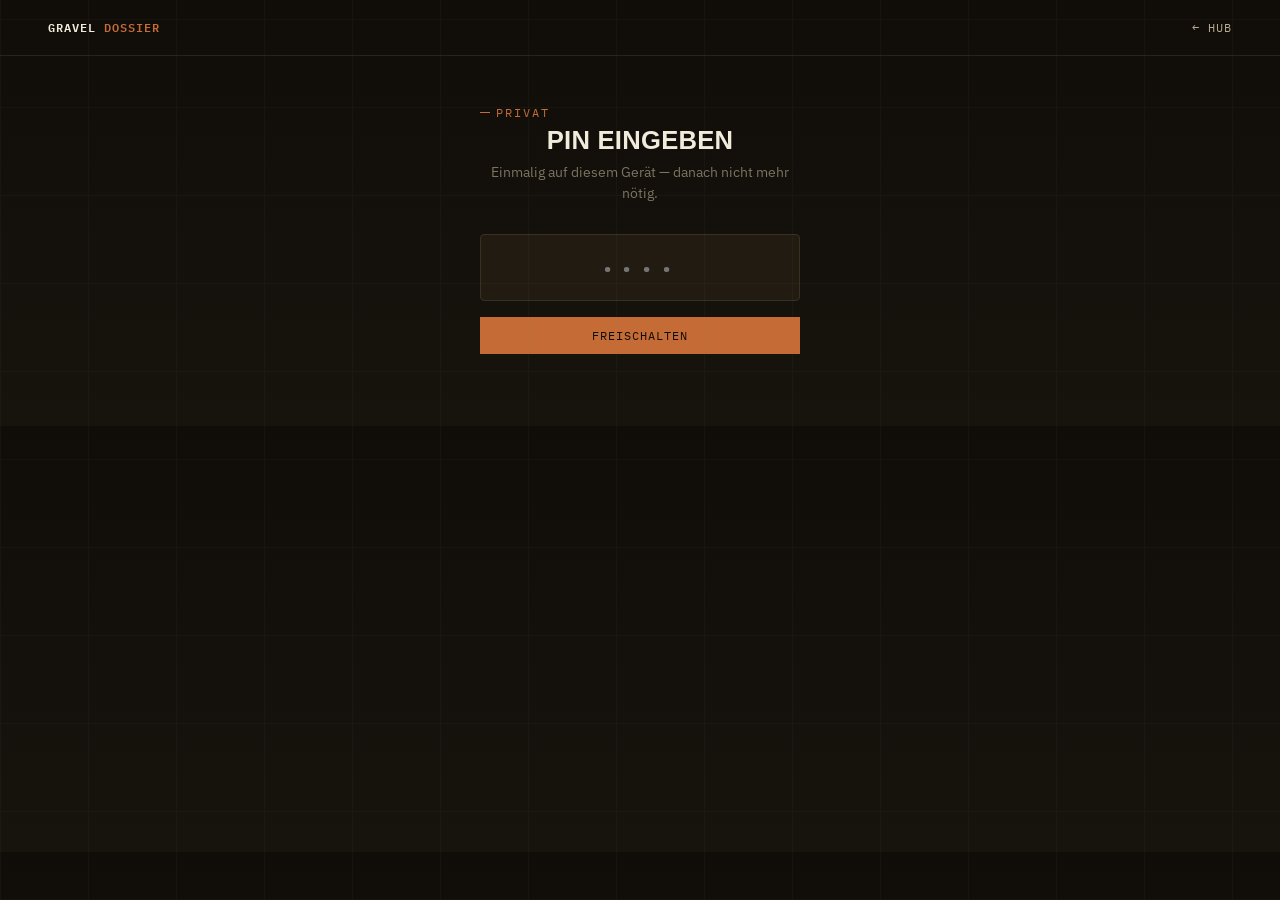
<file: upload.html>
<!doctype html>
<html lang="de">
<head>
<meta charset="UTF-8">
<meta name="viewport" content="width=device-width, initial-scale=1.0">
<title>Bild-Upload — Gravel Dossier</title>
<meta name="robots" content="noindex">
<link rel="icon" href="data:image/svg+xml,<svg xmlns=%22http://www.w3.org/2000/svg%22 viewBox=%220 0 100 100%22><rect width=%22100%22 height=%22100%22 fill=%22%23100D09%22/><path d=%22M10 70 L35 30 L55 55 L70 20 L90 70 Z%22 stroke=%22%23E7B23D%22 stroke-width=%226%22 fill=%22none%22 stroke-linejoin=%22round%22/></svg>">
<link rel="stylesheet" href="shared.css">
<style>
  .upload-shell{ max-width:480px; margin:0 auto; padding:2.4rem var(--edge) 4rem; }
  .drop{
    border:1px dashed var(--line); padding:2.4rem 1.4rem; text-align:center;
    display:flex; flex-direction:column; align-items:center; gap:.9rem;
  }
  .drop input[type=file]{ display:none; }
  .drop-label{
    font-family:var(--font-mono); font-size:.78rem; letter-spacing:.08em; text-transform:uppercase;
    color:var(--text-faint);
  }
  select{
    width:100%; background:var(--panel-2); color:var(--text); border:1px solid var(--line);
    font-family:var(--font-mono); font-size:.85rem; padding:.7em .8em; margin-bottom:1.2rem;
  }
  #preview{ width:100%; aspect-ratio:4/3; object-fit:cover; display:none; margin-bottom:1rem; border:1px solid var(--line); }
  .status-msg{ font-family:var(--font-mono); font-size:.82rem; margin-top:1rem; min-height:1.4em; }
  .status-msg.ok{ color:var(--ok); }
  .status-msg.err{ color:var(--rust); }
  progress{ width:100%; height:6px; accent-color:var(--tape); margin-top:1rem; display:none; }
  details.setup{ margin-top:3rem; border:1px solid var(--line); padding:1.2rem 1.4rem; }
  details.setup summary{ cursor:pointer; font-family:var(--font-mono); font-size:.8rem; letter-spacing:.06em; text-transform:uppercase; color:var(--text-dim); }
  details.setup ol{ color:var(--text-dim); padding-left:1.2rem; }
  details.setup code{ background:var(--panel-2); padding:.1em .4em; font-family:var(--font-mono); font-size:.85em; }
  #lock-screen{ max-width:320px; margin:3rem auto; text-align:center; }
  #lock-screen input{
    width:100%; background:var(--panel-2); color:var(--text); border:1px solid var(--line);
    font-family:var(--font-mono); font-size:1.4rem; letter-spacing:.3em; text-align:center;
    padding:.8em; margin:1rem 0; border-radius:4px;
  }
  #pin-error{ font-family:var(--font-mono); font-size:.82rem; color:var(--rust); min-height:1.4em; margin-top:.4rem; }
</style>
</head>
<body>

<header class="site-header">
  <a class="brand" href="index.html">GRAVEL <span>DOSSIER</span></a>
  <nav><a href="index.html">← Hub</a></nav>
</header>

<div id="lock-screen">
  <div class="eyebrow">Privat</div>
  <h1 style="font-size:1.6rem; margin-top:.4rem;">PIN eingeben</h1>
  <p style="font-size:.85rem; color:var(--text-faint);">Einmalig auf diesem Gerät — danach nicht mehr nötig.</p>
  <input type="password" id="pin-input" inputmode="numeric" pattern="[0-9]*" maxlength="6" autocomplete="off" placeholder="••••">
  <button class="btn primary" id="pin-submit" style="width:100%; justify-content:center;">Freischalten</button>
  <div id="pin-error"></div>
</div>

<div class="upload-shell" id="upload-content" hidden>
  <div class="eyebrow">Nur für mich</div>
  <h1 style="font-size:2.1rem; margin-top:.4rem;">Foto hochladen</h1>
  <p>Rennen wählen, Foto machen oder aus der Galerie wählen — es erscheint automatisch auf der jeweiligen Renn-Seite.</p>

  <form id="upload-form">
    <select id="race-select">
      <option value="badlands2026">Badlands 2026</option>
      <option value="veneto2026gravel">Veneto Gravel 2026</option>
    </select>

    <label class="drop" for="file-input">
      <img id="preview" alt="Vorschau">
      <span id="drop-text">📷 Antippen zur Bildauswahl</span>
      <span class="drop-label" id="file-name">Kein Bild gewählt</span>
      <input type="file" id="file-input" accept="image/*">
    </label>

    <button type="submit" class="btn primary" style="width:100%; margin-top:1.4rem; justify-content:center;" id="submit-btn" disabled>Hochladen</button>
    <progress id="progress" max="100" value="0"></progress>
    <div class="status-msg" id="status-msg"></div>
  </form>

  <details class="setup">
    <summary>⚙️ Setup (einmalig, nur für dich)</summary>
    <ol>
      <li>✓ Cloudinary-Account, Cloud-Name <code>c53b7kse</code> und unsigned Preset <code>gravel_live</code> sind schon eingerichtet.</li>
      <li>✓ Die Einstellung, die getaggte Bilderlisten öffentlich per JSON abrufbar macht ("Resource list"), ist aktiviert — bei dir zu finden über Settings → Security, wenn auch mit aktuell anderer Bezeichnung als in der Cloudinary-Doku.</li>
      <li>Fertig — jedes hochgeladene Foto erscheint automatisch in der passenden Galerie (Abfrage alle 5 Minuten).</li>
    </ol>
    <p style="font-size:.85rem;">Kostenloses Kontingent reicht für ein mehrtägiges Rennen mit vielen Handyfotos problemlos aus. Bilder werden vor dem Hochladen automatisch verkleinert/komprimiert.</p>
  </details>

  <p style="margin-top:2rem; font-size:.85rem; color:var(--text-faint);">Alternative ohne diese Seite: ein gemeinsames <em>Google Fotos-Album mit „automatisch hinzufügen“</em> funktioniert genauso als Fallback, wenn mal kein Empfang für den Upload hier ist — einfach beide parallel nutzen.</p>
</div>

<script>
  // Einfache PIN-Sperre — keine echte Sicherheit, nur um Zufallsbesucher fernzuhalten.
  // PIN unten ändern. Nach einmaliger Eingabe merkt sich der Browser das dauerhaft (localStorage).
  var PIN = '2608';                          // TODO: eigene PIN eintragen
  var LOCK_KEY = 'gravel.uploadUnlocked.v1';

  var lockScreen = document.getElementById('lock-screen');
  var uploadContent = document.getElementById('upload-content');
  var pinInput = document.getElementById('pin-input');
  var pinError = document.getElementById('pin-error');

  function unlock(){
    lockScreen.hidden = true;
    uploadContent.hidden = false;
  }

  if (localStorage.getItem(LOCK_KEY) === '1'){
    unlock();
  } else {
    lockScreen.hidden = false;
  }

  document.getElementById('pin-submit').addEventListener('click', function(){
    if (pinInput.value === PIN){
      localStorage.setItem(LOCK_KEY, '1');
      unlock();
    } else {
      pinError.textContent = 'Falsche PIN';
      pinInput.value = '';
      pinInput.focus();
    }
  });
  pinInput.addEventListener('keydown', function(ev){
    if (ev.key === 'Enter') document.getElementById('pin-submit').click();
  });

  var CLOUD_NAME = 'c53b7kse';
  var UPLOAD_PRESET = 'gravel_live';

  var fileInput = document.getElementById('file-input');
  var preview = document.getElementById('preview');
  var dropText = document.getElementById('drop-text');
  var fileName = document.getElementById('file-name');
  var submitBtn = document.getElementById('submit-btn');
  var statusMsg = document.getElementById('status-msg');
  var progress = document.getElementById('progress');
  var form = document.getElementById('upload-form');
  var raceSelect = document.getElementById('race-select');

  var chosenBlob = null;

  fileInput.addEventListener('change', function(){
    var file = fileInput.files[0];
    if (!file) return;
    fileName.textContent = file.name;
    dropText.textContent = '📷 Anderes Foto wählen';
    var reader = new FileReader();
    reader.onload = function(e){
      preview.src = e.target.result;
      preview.style.display = 'block';
    };
    reader.readAsDataURL(file);
    resizeImage(file, 1600).then(function(blob){
      chosenBlob = blob;
      submitBtn.disabled = false;
    });
  });

  // Bild vor dem Upload verkleinern — spart mobile Daten im Feld
  function resizeImage(file, maxDim){
    return new Promise(function(resolve){
      var img = new Image();
      var reader = new FileReader();
      reader.onload = function(e){ img.src = e.target.result; };
      img.onload = function(){
        var scale = Math.min(1, maxDim / Math.max(img.width, img.height));
        var canvas = document.createElement('canvas');
        canvas.width = img.width * scale;
        canvas.height = img.height * scale;
        canvas.getContext('2d').drawImage(img, 0, 0, canvas.width, canvas.height);
        canvas.toBlob(function(blob){ resolve(blob || file); }, 'image/jpeg', 0.85);
      };
      reader.readAsDataURL(file);
    });
  }

  form.addEventListener('submit', function(ev){
    ev.preventDefault();
    if (!chosenBlob) return;
    submitBtn.disabled = true;
    statusMsg.textContent = '';
    statusMsg.className = 'status-msg';
    progress.style.display = 'block';
    progress.value = 0;

    var fd = new FormData();
    fd.append('file', chosenBlob);
    fd.append('upload_preset', UPLOAD_PRESET);
    fd.append('tags', raceSelect.value);

    var xhr = new XMLHttpRequest();
    xhr.open('POST', 'https://api.cloudinary.com/v1_1/' + CLOUD_NAME + '/image/upload');
    xhr.upload.onprogress = function(e){
      if (e.lengthComputable) progress.value = (e.loaded / e.total) * 100;
    };
    xhr.onload = function(){
      submitBtn.disabled = false;
      progress.style.display = 'none';
      if (xhr.status >= 200 && xhr.status < 300){
        statusMsg.textContent = '✓ Hochgeladen — erscheint in wenigen Minuten in der Galerie.';
        statusMsg.className = 'status-msg ok';
        resetForm();
      } else {
        statusMsg.textContent = 'Fehler beim Hochladen. Nochmal versuchen?';
        statusMsg.className = 'status-msg err';
      }
    };
    xhr.onerror = function(){
      submitBtn.disabled = false;
      progress.style.display = 'none';
      statusMsg.textContent = 'Kein Empfang gerade — später erneut versuchen.';
      statusMsg.className = 'status-msg err';
    };
    xhr.send(fd);
  });

  function resetForm(){
    form.reset();
    preview.style.display = 'none';
    fileName.textContent = 'Kein Bild gewählt';
    dropText.textContent = '📷 Antippen zur Bildauswahl';
    chosenBlob = null;
    submitBtn.disabled = true;
  }
</script>

</body>
</html>
</file>
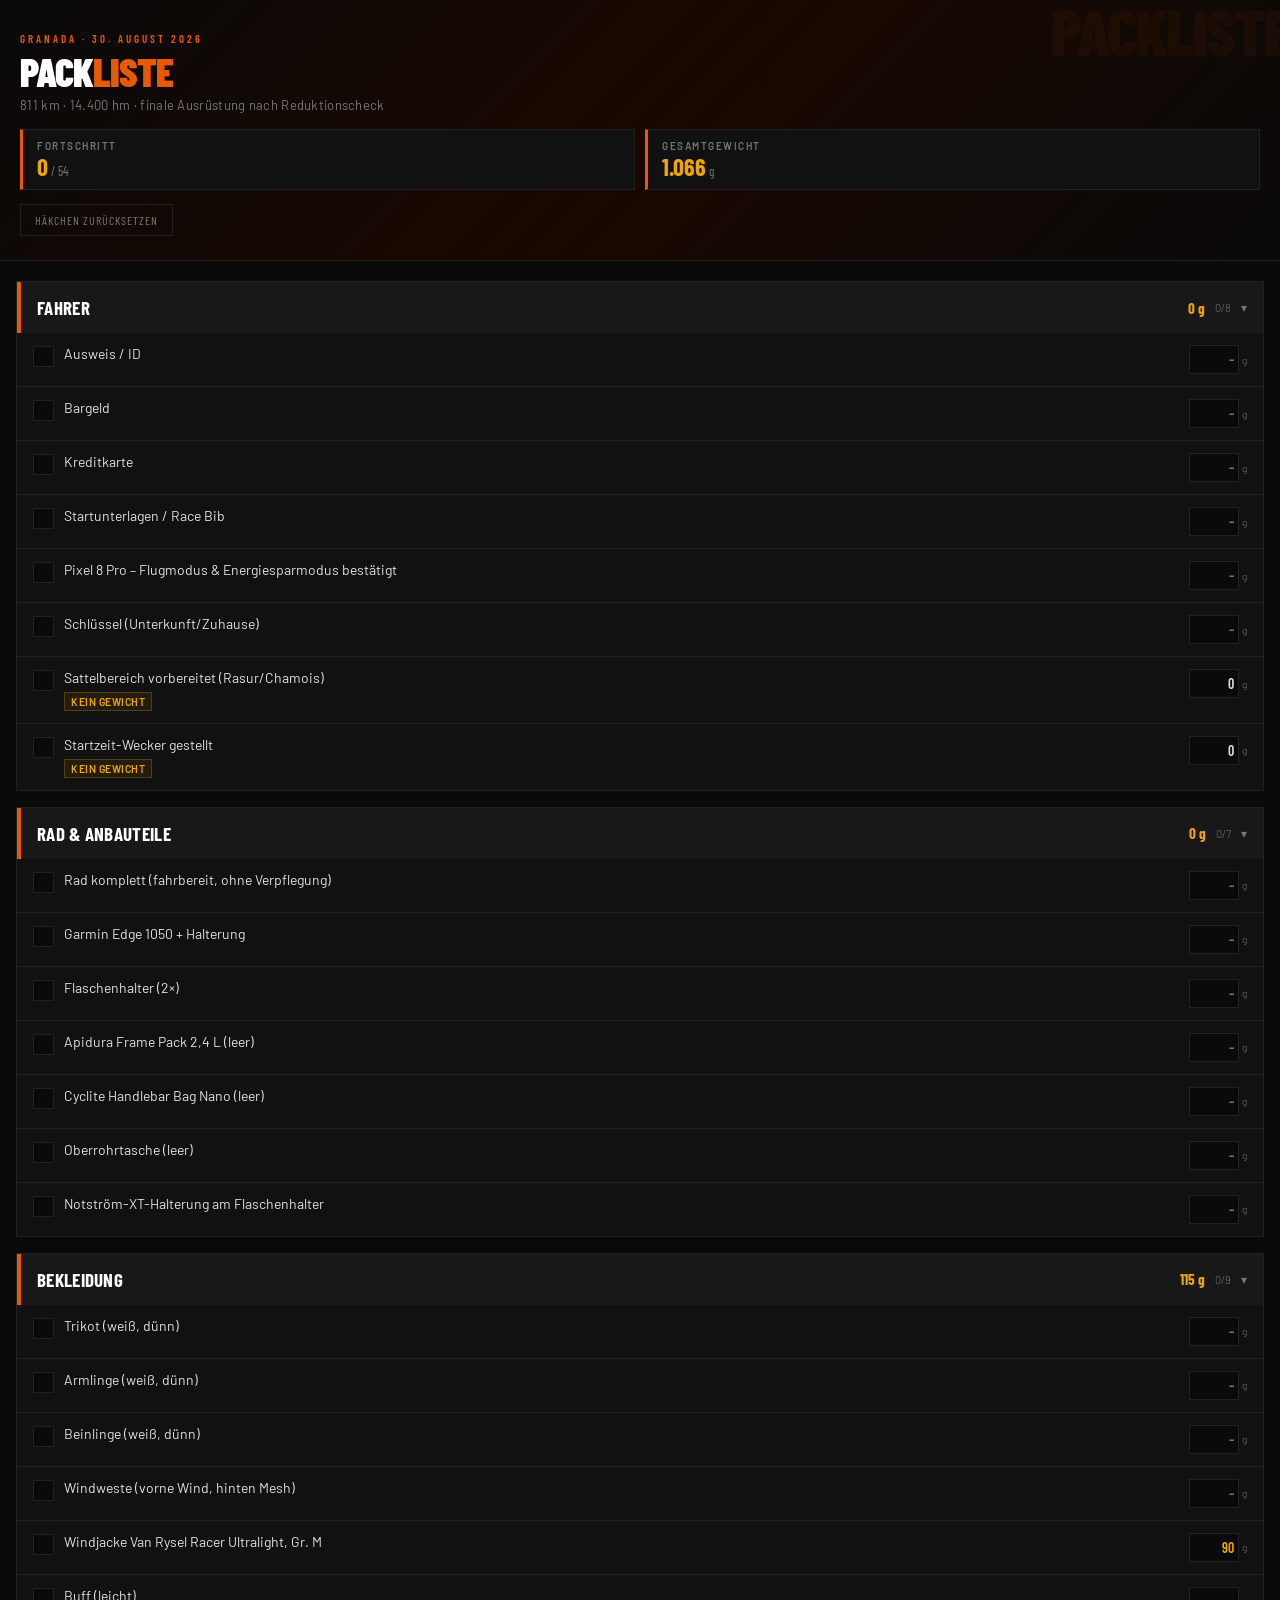
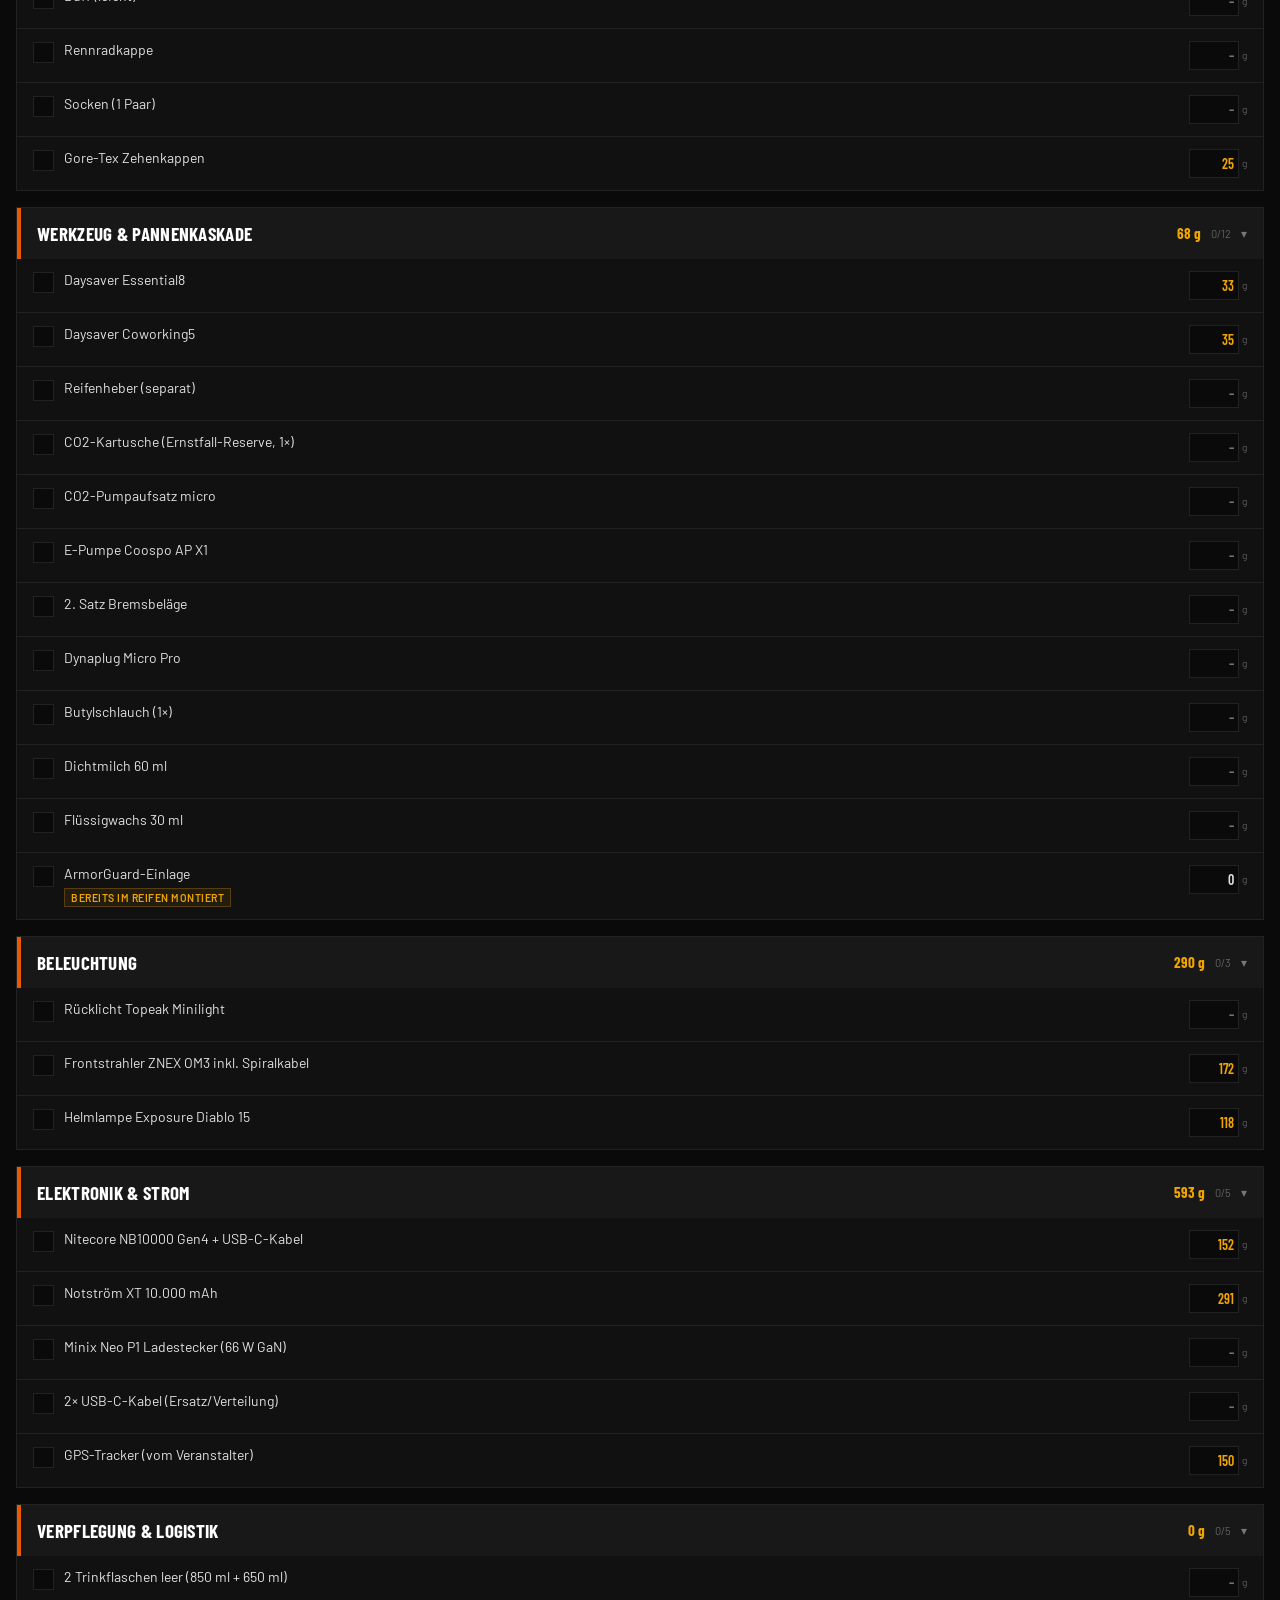
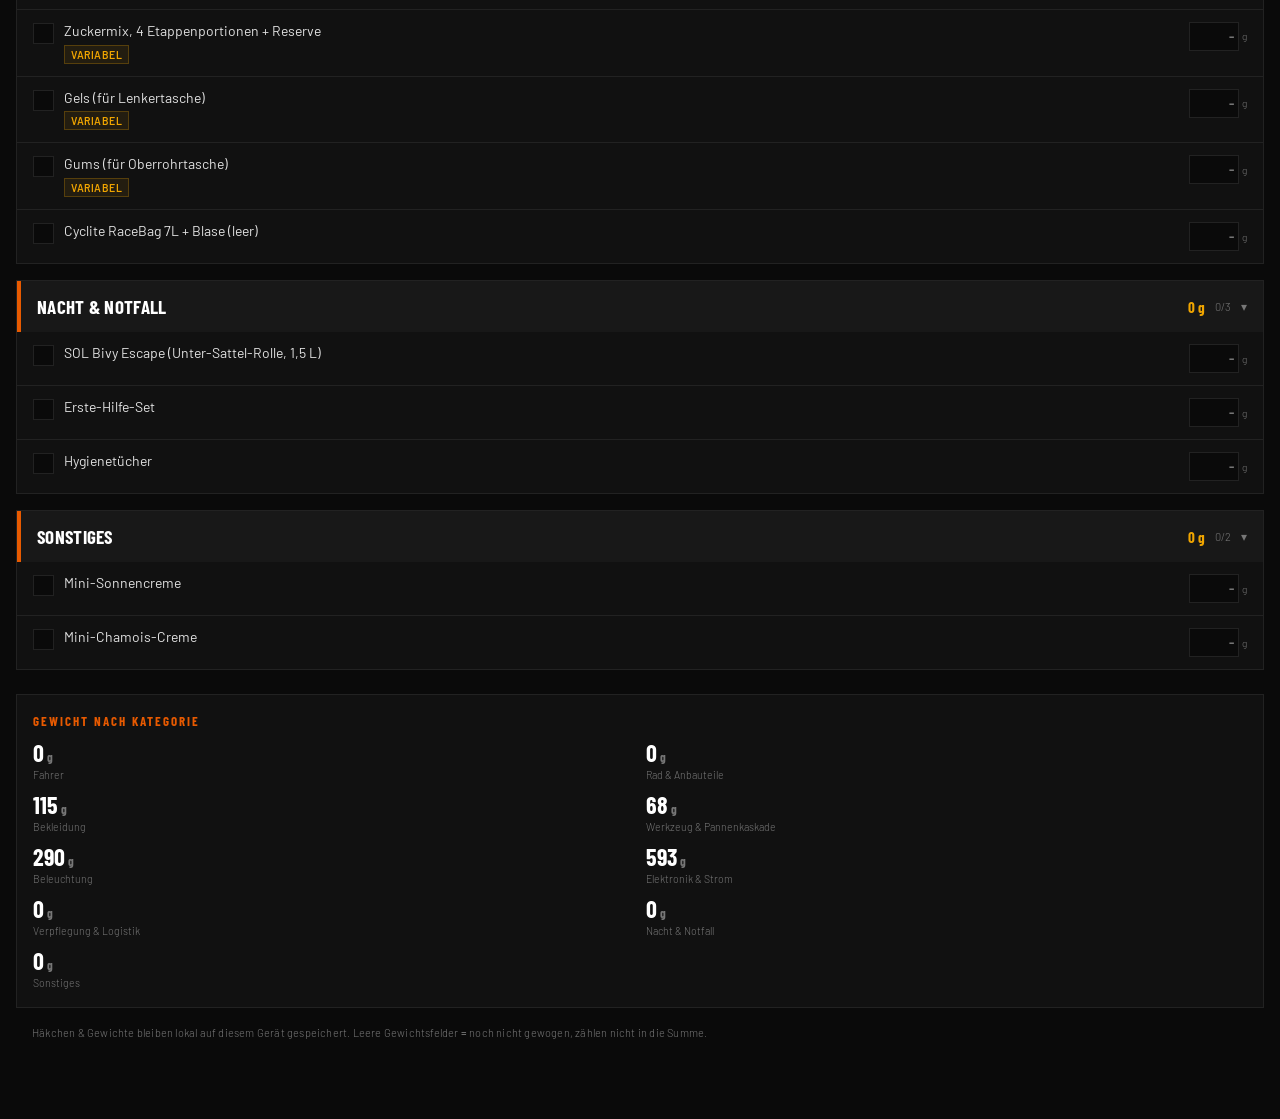
<file: badlands-2026/checkliste.html>
<!DOCTYPE html>
<html lang="de">
<head>
<meta charset="UTF-8">
<meta name="viewport" content="width=device-width, initial-scale=1.0">
<title>Checkliste Badlands 2026</title>
<style>
  @import url('https://fonts.googleapis.com/css2?family=Barlow+Condensed:wght@300;400;600;700;900&family=Barlow:wght@300;400;500&display=swap');

  :root {
    --bg: #0a0a0a;
    --surface: #111111;
    --surface2: #181818;
    --border: #222222;
    --accent: #e85a00;
    --accent2: #f0a500;
    --ok: #5ecc5e;
    --text: #e0e0e0;
    --text-muted: #777;
  }

  * { box-sizing: border-box; margin: 0; padding: 0; }

  body {
    background: var(--bg);
    color: var(--text);
    font-family: 'Barlow', sans-serif;
    font-weight: 300;
    min-height: 100vh;
    padding-bottom: 40px;
  }

  /* HEADER */
  .header {
    background: linear-gradient(135deg, #0a0a0a 0%, #1a0800 50%, #0a0a0a 100%);
    border-bottom: 1px solid var(--border);
    padding: 32px 20px 24px;
    position: sticky;
    top: 0;
    z-index: 20;
    overflow: hidden;
  }
  .header::before {
    content: 'PACKLISTE';
    position: absolute;
    right: -10px;
    top: -8px;
    font-family: 'Barlow Condensed', sans-serif;
    font-weight: 900;
    font-size: 64px;
    color: rgba(232,90,0,0.05);
    letter-spacing: -2px;
    pointer-events: none;
    white-space: nowrap;
  }
  .race-tag {
    font-family: 'Barlow Condensed', sans-serif;
    font-size: 11px;
    font-weight: 600;
    letter-spacing: 3px;
    text-transform: uppercase;
    color: var(--accent);
    margin-bottom: 6px;
  }
  h1 {
    font-family: 'Barlow Condensed', sans-serif;
    font-weight: 900;
    font-size: 40px;
    line-height: 1;
    letter-spacing: -1px;
    color: #fff;
  }
  h1 span { color: var(--accent); }
  .subtitle {
    margin-top: 6px;
    font-size: 13px;
    color: var(--text-muted);
    font-weight: 400;
    letter-spacing: 0.3px;
    margin-bottom: 16px;
  }

  .goals-strip {
    display: flex;
    gap: 10px;
    flex-wrap: wrap;
  }
  .goal-item {
    background: var(--surface);
    border: 1px solid var(--border);
    border-left: 3px solid var(--accent);
    padding: 10px 14px;
    flex: 1;
    min-width: 120px;
    position: relative;
    z-index: 1;
  }
  .goal-label {
    font-size: 10px;
    font-weight: 600;
    letter-spacing: 1.5px;
    text-transform: uppercase;
    color: var(--text-muted);
    margin-bottom: 3px;
  }
  .goal-value {
    font-family: 'Barlow Condensed', sans-serif;
    font-size: 24px;
    font-weight: 700;
    color: var(--accent2);
    line-height: 1;
  }
  .goal-value small { font-size: 13px; color: var(--text-muted); font-weight: 400; }

  .reset-btn {
    margin-top: 14px;
    background: none;
    border: 1px solid var(--border);
    color: var(--text-muted);
    font-family: 'Barlow Condensed', sans-serif;
    font-size: 12px;
    letter-spacing: 1px;
    text-transform: uppercase;
    padding: 8px 14px;
    cursor: pointer;
  }
  .reset-btn:active { border-color: var(--accent); color: var(--accent); }

  .stamp {
    display: none;
    margin-top: 12px;
    border: 2px solid var(--ok);
    color: var(--ok);
    font-family: 'Barlow Condensed', sans-serif;
    font-weight: 800;
    letter-spacing: 2px;
    text-transform: uppercase;
    font-size: 13px;
    padding: 6px 12px;
    width: fit-content;
    transform: rotate(-2deg);
  }
  .stamp.show { display: block; }

  /* CONTENT */
  .content { padding: 20px 16px 40px; }

  .cat {
    margin-bottom: 16px;
    border: 1px solid var(--border);
    background: var(--surface);
  }
  .cat-header {
    padding: 14px 16px;
    background: var(--surface2);
    border-left: 4px solid var(--accent);
    display: flex;
    justify-content: space-between;
    align-items: center;
    gap: 12px;
    cursor: pointer;
    user-select: none;
  }
  .cat-title {
    font-family: 'Barlow Condensed', sans-serif;
    font-size: 19px;
    font-weight: 700;
    color: #fff;
    letter-spacing: 0.3px;
    text-transform: uppercase;
  }
  .cat-meta { display: flex; align-items: center; gap: 10px; flex-shrink: 0; }
  .cat-weight {
    font-family: 'Barlow Condensed', sans-serif;
    font-size: 15px;
    font-weight: 700;
    color: var(--accent2);
  }
  .cat-count { font-size: 11px; color: var(--text-muted); white-space: nowrap; }
  .chevron { color: var(--text-muted); font-size: 12px; transition: transform .2s; }
  .cat.collapsed .chevron { transform: rotate(-90deg); }
  .cat-body { }
  .cat.collapsed .cat-body { display: none; }

  .item {
    display: flex;
    align-items: flex-start;
    gap: 10px;
    padding: 12px 16px;
    border-bottom: 1px solid var(--border);
  }
  .item:last-child { border-bottom: none; }
  .item input[type=checkbox] {
    appearance: none; -webkit-appearance: none;
    width: 21px; height: 21px; min-width: 21px;
    border: 1px solid var(--border);
    background: var(--bg);
    margin-top: 1px;
    position: relative;
    cursor: pointer;
  }
  .item input[type=checkbox]:checked {
    background: var(--accent);
    border-color: var(--accent);
  }
  .item input[type=checkbox]:checked::after {
    content: "✓";
    position: absolute; top: 50%; left: 50%;
    transform: translate(-50%,-52%);
    color: #0a0a0a; font-size: 13px; font-weight: 700;
  }
  .item-main { flex: 1; min-width: 0; }
  .item label { font-size: 14px; font-weight: 400; line-height: 1.35; cursor: pointer; display: block; }
  .item.done label { color: var(--text-muted); text-decoration: line-through; text-decoration-color: var(--border); }
  .item .note {
    display: inline-block;
    margin-top: 4px;
    font-size: 10.5px;
    font-weight: 600;
    letter-spacing: 0.5px;
    text-transform: uppercase;
    color: var(--accent2);
    background: rgba(240,165,0,0.08);
    border: 1px solid rgba(240,165,0,0.25);
    padding: 2px 6px;
  }
  .wfield { display: flex; align-items: center; gap: 3px; flex-shrink: 0; }
  .wfield input[type=number] {
    width: 50px;
    background: var(--bg);
    border: 1px solid var(--border);
    color: var(--text);
    font-family: 'Barlow Condensed', sans-serif;
    font-weight: 600;
    font-size: 14px;
    padding: 5px 4px;
    text-align: right;
    -moz-appearance: textfield;
  }
  .wfield input[type=number]::-webkit-outer-spin-button,
  .wfield input[type=number]::-webkit-inner-spin-button { -webkit-appearance: none; margin: 0; }
  .wfield input[type=number]:focus { border-color: var(--accent); outline: none; }
  .wfield input.known { color: var(--accent2); }
  .wfield .unit { font-size: 10px; color: var(--text-muted); }

  /* SUMMARY */
  .week-summary {
    margin-top: 24px;
    background: var(--surface);
    border: 1px solid var(--border);
    padding: 18px 16px;
  }
  .summary-title {
    font-family: 'Barlow Condensed', sans-serif;
    font-size: 13px;
    font-weight: 700;
    letter-spacing: 2px;
    text-transform: uppercase;
    color: var(--accent);
    margin-bottom: 12px;
  }
  .summary-grid {
    display: grid;
    grid-template-columns: repeat(2, 1fr);
    gap: 12px;
  }
  .summary-item .val {
    font-family: 'Barlow Condensed', sans-serif;
    font-size: 24px;
    font-weight: 700;
    color: #fff;
    line-height: 1;
  }
  .summary-item .lbl {
    font-size: 10.5px;
    color: var(--text-muted);
    margin-top: 3px;
  }

  footer {
    padding: 0 16px;
    margin-top: 18px;
    font-size: 11px;
    color: var(--text-muted);
    letter-spacing: 0.2px;
  }
</style>
</head>
<body>

<div class="header">
  <div class="race-tag">Granada · 30. August 2026</div>
  <h1>PACK<span>LISTE</span></h1>
  <div class="subtitle">811 km · 14.400 hm · finale Ausrüstung nach Reduktionscheck</div>
  <div class="goals-strip">
    <div class="goal-item">
      <div class="goal-label">Fortschritt</div>
      <div class="goal-value" id="progressLabel">0<small> / 0</small></div>
    </div>
    <div class="goal-item">
      <div class="goal-label">Gesamtgewicht</div>
      <div class="goal-value" id="totalWeight">0<small> g</small></div>
    </div>
  </div>
  <div class="stamp" id="stamp">Einsatzbereit</div>
  <button class="reset-btn" id="resetBtn">Häkchen zurücksetzen</button>
</div>

<div class="content">
  <div id="categories"></div>

  <div class="week-summary">
    <div class="summary-title">Gewicht nach Kategorie</div>
    <div class="summary-grid" id="catSummary"></div>
  </div>

  <footer>Häkchen &amp; Gewichte bleiben lokal auf diesem Gerät gespeichert. Leere Gewichtsfelder = noch nicht gewogen, zählen nicht in die Summe.</footer>
</div>

<script>
const DATA = [
  { id:"fahrer", title:"Fahrer", items:[
    { id:"ausweis", label:"Ausweis / ID", weight:null },
    { id:"bargeld", label:"Bargeld", weight:null },
    { id:"kreditkarte", label:"Kreditkarte", weight:null },
    { id:"startunterlagen", label:"Startunterlagen / Race Bib", weight:null },
    { id:"handy", label:"Pixel 8 Pro – Flugmodus & Energiesparmodus bestätigt", weight:null },
    { id:"schluessel", label:"Schlüssel (Unterkunft/Zuhause)", weight:null },
    { id:"sattelbereich", label:"Sattelbereich vorbereitet (Rasur/Chamois)", note:"kein Gewicht", weight:0 },
    { id:"wecker", label:"Startzeit-Wecker gestellt", note:"kein Gewicht", weight:0 },
  ]},
  { id:"rad", title:"Rad & Anbauteile", items:[
    { id:"radkomplett", label:"Rad komplett (fahrbereit, ohne Verpflegung)", weight:null },
    { id:"garmin", label:"Garmin Edge 1050 + Halterung", weight:null },
    { id:"flaschenhalter", label:"Flaschenhalter (2×)", weight:null },
    { id:"framepack_huelle", label:"Apidura Frame Pack 2,4 L (leer)", weight:null },
    { id:"lenkerbag_huelle", label:"Cyclite Handlebar Bag Nano (leer)", weight:null },
    { id:"oberrohr_huelle", label:"Oberrohrtasche (leer)", weight:null },
    { id:"notstroem_halt", label:"Notström-XT-Halterung am Flaschenhalter", weight:null },
  ]},
  { id:"bekleidung", title:"Bekleidung", items:[
    { id:"trikot", label:"Trikot (weiß, dünn)", weight:null },
    { id:"armlinge", label:"Armlinge (weiß, dünn)", weight:null },
    { id:"beinlinge", label:"Beinlinge (weiß, dünn)", weight:null },
    { id:"windweste", label:"Windweste (vorne Wind, hinten Mesh)", weight:null },
    { id:"windjacke", label:"Windjacke Van Rysel Racer Ultralight, Gr. M", weight:90 },
    { id:"buff", label:"Buff (leicht)", weight:null },
    { id:"cap", label:"Rennradkappe", weight:null },
    { id:"socken", label:"Socken (1 Paar)", weight:null },
    { id:"zehenkappen", label:"Gore-Tex Zehenkappen", weight:25 },
  ]},
  { id:"panne", title:"Werkzeug & Pannenkaskade", items:[
    { id:"essential8", label:"Daysaver Essential8", weight:33 },
    { id:"coworking5", label:"Daysaver Coworking5", weight:35 },
    { id:"heber", label:"Reifenheber (separat)", weight:null },
    { id:"co2", label:"CO2-Kartusche (Ernstfall-Reserve, 1×)", weight:null },
    { id:"co2kopf", label:"CO2-Pumpaufsatz micro", weight:null },
    { id:"epumpe", label:"E-Pumpe Coospo AP X1", weight:null },
    { id:"bremsbelaege", label:"2. Satz Bremsbeläge", weight:null },
    { id:"dynaplug", label:"Dynaplug Micro Pro", weight:null },
    { id:"schlauch", label:"Butylschlauch (1×)", weight:null },
    { id:"dichtmilch", label:"Dichtmilch 60 ml", weight:null },
    { id:"wachs", label:"Flüssigwachs 30 ml", weight:null },
    { id:"armorguard", label:"ArmorGuard-Einlage", note:"bereits im Reifen montiert", weight:0 },
  ]},
  { id:"licht", title:"Beleuchtung", items:[
    { id:"ruecklicht", label:"Rücklicht Topeak Minilight", weight:null },
    { id:"om3", label:"Frontstrahler ZNEX OM3 inkl. Spiralkabel", weight:172 },
    { id:"diablo", label:"Helmlampe Exposure Diablo 15", weight:118 },
  ]},
  { id:"strom", title:"Elektronik & Strom", items:[
    { id:"nitecore", label:"Nitecore NB10000 Gen4 + USB-C-Kabel", weight:152 },
    { id:"notstroem", label:"Notström XT 10.000 mAh", weight:291 },
    { id:"minix", label:"Minix Neo P1 Ladestecker (66 W GaN)", weight:null },
    { id:"kabel", label:"2× USB-C-Kabel (Ersatz/Verteilung)", weight:null },
    { id:"tracker", label:"GPS-Tracker (vom Veranstalter)", weight:150 },
  ]},
  { id:"verpflegung", title:"Verpflegung & Logistik", items:[
    { id:"flaschen", label:"2 Trinkflaschen leer (850 ml + 650 ml)", weight:null },
    { id:"zuckermix", label:"Zuckermix, 4 Etappenportionen + Reserve", note:"variabel", weight:null },
    { id:"gels", label:"Gels (für Lenkertasche)", note:"variabel", weight:null },
    { id:"gums", label:"Gums (für Oberrohrtasche)", note:"variabel", weight:null },
    { id:"racebag", label:"Cyclite RaceBag 7L + Blase (leer)", weight:null },
  ]},
  { id:"notfall", title:"Nacht & Notfall", items:[
    { id:"bivy", label:"SOL Bivy Escape (Unter-Sattel-Rolle, 1,5 L)", weight:null },
    { id:"ersthilfe", label:"Erste-Hilfe-Set", weight:null },
    { id:"hygiene", label:"Hygienetücher", weight:null },
  ]},
  { id:"sonstiges", title:"Sonstiges", items:[
    { id:"sonnencreme", label:"Mini-Sonnencreme", weight:null },
    { id:"chamois", label:"Mini-Chamois-Creme", weight:null },
  ]},
];

const STORAGE_KEY = "badlands2026-packliste-state-v3";
let checkedState = {};
let weightState = {};

function allItems(){ return DATA.flatMap(c => c.items); }

function getWeight(it){
  const override = weightState[it.id];
  if(override !== undefined && override !== null && override !== "") return Number(override);
  if(it.weight !== null && it.weight !== undefined) return Number(it.weight);
  return null;
}

function render(){
  const root = document.getElementById("categories");
  root.innerHTML = "";
  DATA.forEach(cat => {
    const done = cat.items.filter(it => checkedState[it.id]).length;
    const total = cat.items.length;
    const section = document.createElement("div");
    section.className = "cat";
    section.id = "cat-" + cat.id;

    const head = document.createElement("div");
    head.className = "cat-header";
    head.innerHTML = `
      <span class="cat-title">${cat.title}</span>
      <div class="cat-meta">
        <span class="cat-weight" data-cat="${cat.id}">0 g</span>
        <span class="cat-count" data-cat-count="${cat.id}">${done}/${total}</span>
        <span class="chevron">▾</span>
      </div>`;
    head.addEventListener("click", () => section.classList.toggle("collapsed"));

    const body = document.createElement("div");
    body.className = "cat-body";
    cat.items.forEach(it => {
      const row = document.createElement("div");
      row.className = "item" + (checkedState[it.id] ? " done" : "");
      const cbId = "cb-" + it.id;
      const wId = "w-" + it.id;
      const currentWeight = getWeight(it);
      const isKnown = (weightState[it.id] === undefined || weightState[it.id] === null || weightState[it.id] === "") && it.weight !== null && it.weight !== undefined && it.weight !== 0;
      row.innerHTML = `
        <input type="checkbox" id="${cbId}" ${checkedState[it.id] ? "checked" : ""}>
        <div class="item-main">
          <label for="${cbId}">${it.label}</label>
          ${it.note ? `<span class="note">${it.note}</span>` : ""}
        </div>
        <div class="wfield">
          <input type="number" inputmode="numeric" id="${wId}" placeholder="–" value="${currentWeight !== null ? currentWeight : ""}" class="${isKnown ? "known" : ""}">
          <span class="unit">g</span>
        </div>`;
      const cb = row.querySelector("input[type=checkbox]");
      cb.addEventListener("change", () => {
        checkedState[it.id] = cb.checked;
        row.classList.toggle("done", cb.checked);
        persist();
        updateProgress();
        updateCatCount(cat, section);
      });
      const wInput = row.querySelector("input[type=number]");
      wInput.addEventListener("input", () => {
        wInput.classList.remove("known");
        weightState[it.id] = wInput.value;
        persist();
        updateWeights();
      });
      body.appendChild(row);
    });

    section.appendChild(head);
    section.appendChild(body);
    root.appendChild(section);
  });
  updateProgress();
  updateWeights();
}

function updateCatCount(cat, section){
  const done = cat.items.filter(it => checkedState[it.id]).length;
  section.querySelector(`[data-cat-count="${cat.id}"]`).textContent = `${done}/${cat.items.length}`;
}

function updateProgress(){
  const items = allItems();
  const done = items.filter(it => checkedState[it.id]).length;
  const total = items.length;
  document.getElementById("progressLabel").innerHTML = `${done}<small> / ${total}</small>`;
  document.getElementById("stamp").classList.toggle("show", done === total && total > 0);
}

function updateWeights(){
  let grand = 0;
  const summaryGrid = document.getElementById("catSummary");
  summaryGrid.innerHTML = "";
  DATA.forEach(cat => {
    let sum = 0;
    cat.items.forEach(it => {
      const w = getWeight(it);
      if(w !== null && !isNaN(w)) sum += w;
    });
    grand += sum;
    const el = document.querySelector(`.cat-weight[data-cat="${cat.id}"]`);
    if(el) el.textContent = sum.toLocaleString("de-DE") + " g";
    const item = document.createElement("div");
    item.className = "summary-item";
    item.innerHTML = `<div class="val">${sum.toLocaleString("de-DE")}<span style="font-size:13px;color:var(--text-muted)"> g</span></div><div class="lbl">${cat.title}</div>`;
    summaryGrid.appendChild(item);
  });
  document.getElementById("totalWeight").innerHTML = grand.toLocaleString("de-DE") + "<small> g</small>";
}

async function persist(){
  try{
    await window.storage.set(STORAGE_KEY, JSON.stringify({checked: checkedState, weights: weightState}), false);
  }catch(e){ console.error("Speichern fehlgeschlagen", e); }
}

async function load(){
  try{
    const res = await window.storage.get(STORAGE_KEY, false);
    if(res && res.value){
      const parsed = JSON.parse(res.value);
      checkedState = parsed.checked || {};
      weightState = parsed.weights || {};
    }
  }catch(e){ checkedState = {}; weightState = {}; }
  render();
}

document.getElementById("resetBtn").addEventListener("click", async () => {
  checkedState = {};
  await persist();
  render();
});

load();
</script>
</body>
</html>
</file>
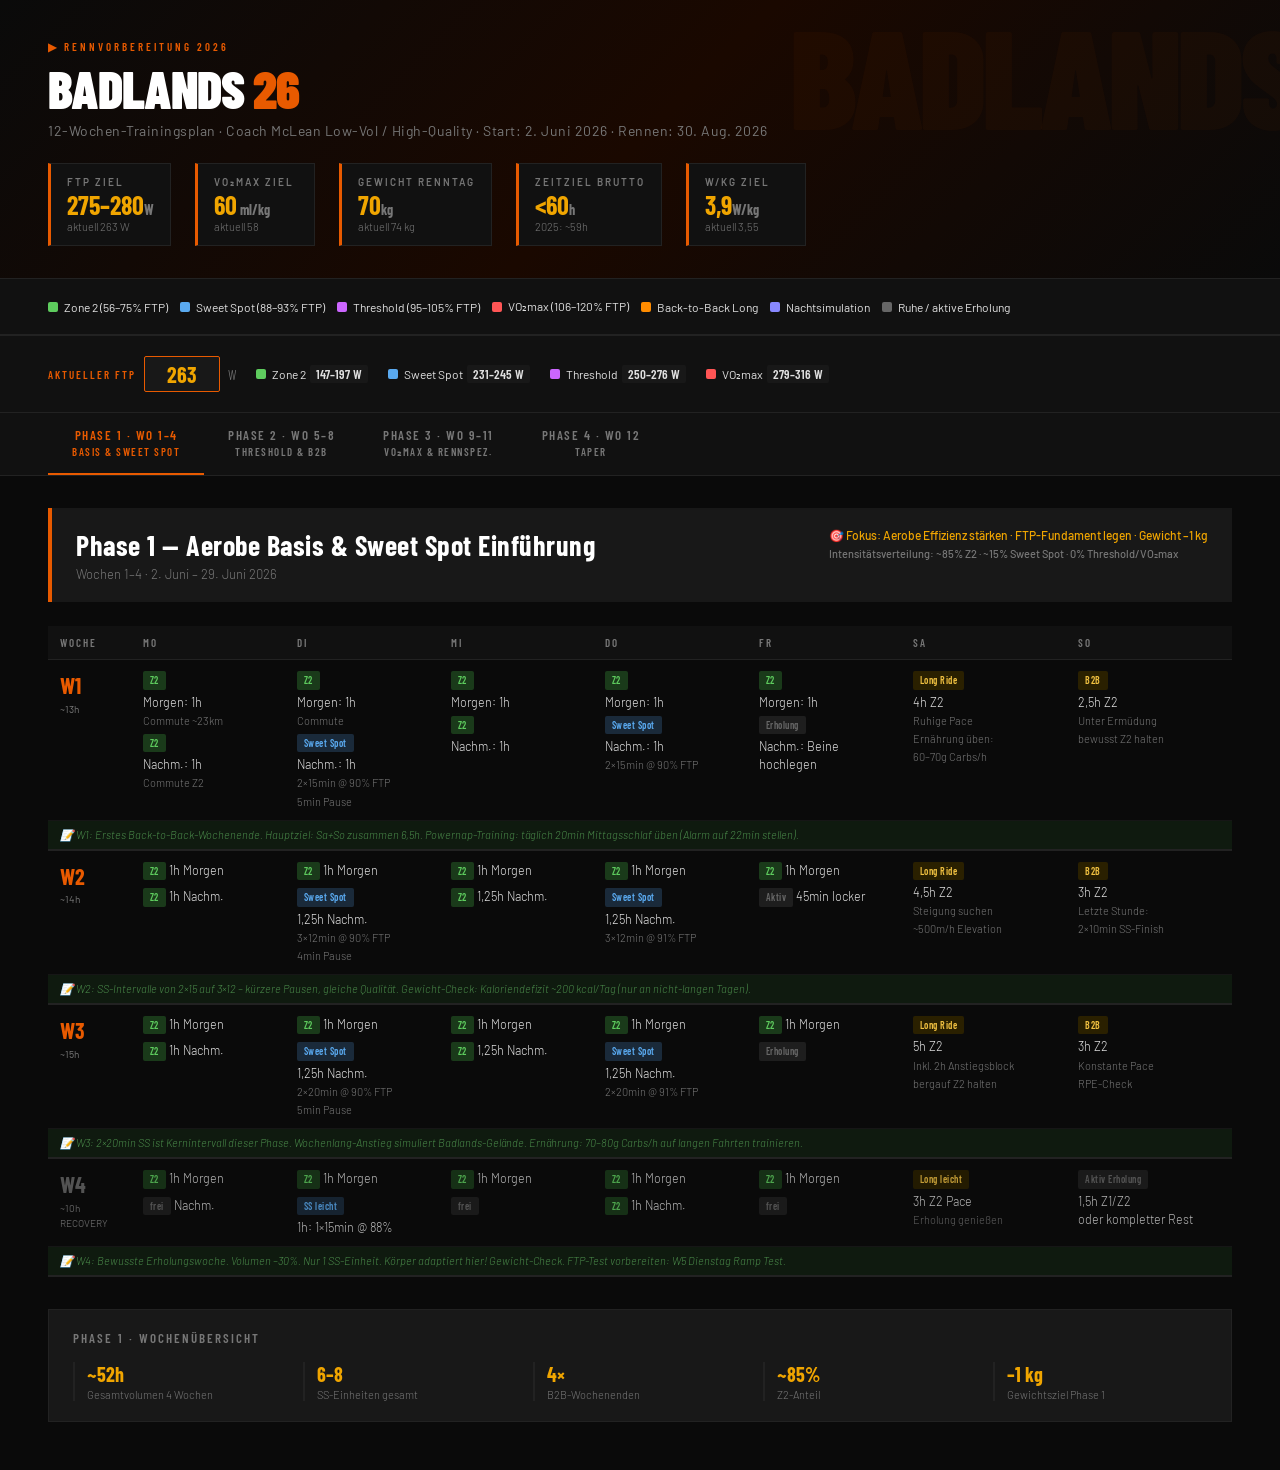
<file: badlands-2026/trainingsplan.html>
<!DOCTYPE html>
<html lang="de">
<head>
<meta charset="UTF-8">
<meta name="viewport" content="width=device-width, initial-scale=1.0">
<title>Trainingsplan, letzte 12 Wochen</title>
<style>
  @import url('https://fonts.googleapis.com/css2?family=Barlow+Condensed:wght@300;400;600;700;900&family=Barlow:wght@300;400;500&display=swap');

  :root {
    --bg: #0a0a0a;
    --surface: #111111;
    --surface2: #181818;
    --border: #222222;
    --accent: #e85a00;
    --accent2: #f0a500;
    --z2: #1a3a1a;
    --z2-text: #5ecc5e;
    --sweet: #1a2a3a;
    --sweet-text: #5aaaf0;
    --threshold: #2a1a2a;
    --threshold-text: #cc66ff;
    --vo2: #3a1a1a;
    --vo2-text: #ff5555;
    --rest: #1e1e1e;
    --rest-text: #666;
    --longride: #2a2000;
    --longride-text: #f0c040;
    --text: #e0e0e0;
    --text-muted: #777;
  }

  * { box-sizing: border-box; margin: 0; padding: 0; }

  body {
    background: var(--bg);
    color: var(--text);
    font-family: 'Barlow', sans-serif;
    font-weight: 300;
    min-height: 100vh;
  }

  /* HEADER */
  .header {
    background: linear-gradient(135deg, #0a0a0a 0%, #1a0800 50%, #0a0a0a 100%);
    border-bottom: 1px solid var(--border);
    padding: 40px 48px 32px;
    position: relative;
    overflow: hidden;
  }
  .header::before {
    content: 'BADLANDS';
    position: absolute;
    right: -20px;
    top: -10px;
    font-family: 'Barlow Condensed', sans-serif;
    font-weight: 900;
    font-size: 140px;
    color: rgba(232,90,0,0.04);
    letter-spacing: -5px;
    pointer-events: none;
    white-space: nowrap;
  }
  .header-top {
    display: flex;
    align-items: flex-start;
    justify-content: space-between;
    gap: 24px;
    flex-wrap: wrap;
  }
  .race-tag {
    font-family: 'Barlow Condensed', sans-serif;
    font-size: 11px;
    font-weight: 600;
    letter-spacing: 3px;
    text-transform: uppercase;
    color: var(--accent);
    margin-bottom: 8px;
  }
  h1 {
    font-family: 'Barlow Condensed', sans-serif;
    font-weight: 900;
    font-size: 52px;
    line-height: 1;
    letter-spacing: -1px;
    color: #fff;
  }
  h1 span { color: var(--accent); }
  .subtitle {
    margin-top: 8px;
    font-size: 14px;
    color: var(--text-muted);
    font-weight: 400;
    letter-spacing: 0.5px;
  }

  .goals-strip {
    display: flex;
    gap: 24px;
    flex-wrap: wrap;
  }
  .goal-item {
    background: var(--surface);
    border: 1px solid var(--border);
    border-left: 3px solid var(--accent);
    padding: 12px 16px;
    min-width: 120px;
  }
  .goal-label {
    font-size: 10px;
    font-weight: 600;
    letter-spacing: 2px;
    text-transform: uppercase;
    color: var(--text-muted);
    margin-bottom: 4px;
  }
  .goal-value {
    font-family: 'Barlow Condensed', sans-serif;
    font-size: 26px;
    font-weight: 700;
    color: var(--accent2);
    line-height: 1;
  }
  .goal-sub {
    font-size: 11px;
    color: var(--text-muted);
    margin-top: 2px;
  }

  /* LEGEND */
  .legend {
    padding: 20px 48px;
    display: flex;
    gap: 12px;
    flex-wrap: wrap;
    border-bottom: 1px solid var(--border);
    background: var(--surface);
  }
  .legend-item {
    display: flex;
    align-items: center;
    gap: 6px;
    font-size: 12px;
    font-weight: 400;
  }
  .legend-dot {
    width: 10px;
    height: 10px;
    border-radius: 2px;
  }

  /* PHASE TABS */
  .phase-nav {
    display: flex;
    gap: 0;
    padding: 0 48px;
    border-bottom: 1px solid var(--border);
    background: var(--surface);
    overflow-x: auto;
  }
  .phase-btn {
    padding: 14px 24px;
    font-family: 'Barlow Condensed', sans-serif;
    font-size: 13px;
    font-weight: 600;
    letter-spacing: 1.5px;
    text-transform: uppercase;
    background: none;
    border: none;
    color: var(--text-muted);
    cursor: pointer;
    border-bottom: 2px solid transparent;
    transition: all 0.2s;
    white-space: nowrap;
  }
  .phase-btn:hover { color: var(--text); }
  .phase-btn.active {
    color: var(--accent);
    border-bottom-color: var(--accent);
  }

  /* MAIN CONTENT */
  .content {
    padding: 32px 48px 48px;
  }

  .phase-block { display: none; }
  .phase-block.active { display: block; }

  .phase-header {
    margin-bottom: 24px;
    padding: 20px 24px;
    background: var(--surface2);
    border-left: 4px solid var(--accent);
    display: flex;
    justify-content: space-between;
    align-items: flex-start;
    flex-wrap: wrap;
    gap: 16px;
  }
  .phase-title {
    font-family: 'Barlow Condensed', sans-serif;
    font-size: 28px;
    font-weight: 700;
    color: #fff;
    letter-spacing: 0.5px;
  }
  .phase-subtitle {
    font-size: 13px;
    color: var(--text-muted);
    margin-top: 4px;
  }
  .phase-focus {
    font-size: 12px;
    color: var(--accent2);
    font-weight: 500;
  }

  /* TABLE */
  .plan-table {
    width: 100%;
    border-collapse: collapse;
    font-size: 12.5px;
    table-layout: fixed;
  }
  .plan-table th {
    font-family: 'Barlow Condensed', sans-serif;
    font-size: 11px;
    font-weight: 600;
    letter-spacing: 2px;
    text-transform: uppercase;
    color: var(--text-muted);
    padding: 10px 12px;
    text-align: left;
    border-bottom: 1px solid var(--border);
    background: var(--surface);
    position: sticky;
    top: 0;
    z-index: 10;
  }
  .plan-table td {
    padding: 10px 12px;
    vertical-align: top;
    border-bottom: 1px solid #161616;
    line-height: 1.45;
  }
  .plan-table tr:hover td { background: rgba(255,255,255,0.02); }

  .week-cell {
    font-family: 'Barlow Condensed', sans-serif;
    font-weight: 700;
    font-size: 22px;
    color: var(--accent);
    white-space: nowrap;
  }
  .week-vol {
    font-size: 10px;
    color: var(--text-muted);
    font-family: 'Barlow', sans-serif;
    font-weight: 400;
  }

  .tag {
    display: inline-block;
    padding: 2px 7px;
    border-radius: 2px;
    font-size: 10px;
    font-weight: 600;
    letter-spacing: 0.5px;
    margin-bottom: 3px;
    font-family: 'Barlow Condensed', sans-serif;
  }
  .tag-z2 { background: var(--z2); color: var(--z2-text); }
  .tag-ss { background: var(--sweet); color: var(--sweet-text); }
  .tag-thr { background: var(--threshold); color: var(--threshold-text); }
  .tag-vo2 { background: var(--vo2); color: var(--vo2-text); }
  .tag-long { background: var(--longride); color: var(--longride-text); }
  .tag-rest { background: var(--rest); color: var(--rest-text); }
  .tag-b2b { background: #2a1500; color: #ff8c00; }
  .tag-night { background: #0f0f2a; color: #8888ff; }

  .session {
    margin-bottom: 4px;
  }
  .session:last-child { margin-bottom: 0; }

  .session-time {
    color: var(--text-muted);
    font-size: 11px;
  }

  .note-row td {
    background: #0f1a0f !important;
    color: #4a8a4a;
    font-size: 11px;
    font-style: italic;
    padding: 6px 12px;
    border-bottom: 2px solid var(--border);
  }

  .intensity-badge {
    display: inline-flex;
    gap: 3px;
    margin-top: 2px;
  }
  .dot { width: 6px; height: 6px; border-radius: 50%; display: inline-block; }
  .dot-z2 { background: var(--z2-text); }
  .dot-ss { background: var(--sweet-text); }
  .dot-thr { background: var(--threshold-text); }
  .dot-vo2 { background: var(--vo2-text); }

  /* SUMMARY BAR */
  .week-summary {
    margin-top: 32px;
    padding: 20px 24px;
    background: var(--surface2);
    border: 1px solid var(--border);
  }
  .summary-title {
    font-family: 'Barlow Condensed', sans-serif;
    font-size: 13px;
    font-weight: 600;
    letter-spacing: 2px;
    text-transform: uppercase;
    color: var(--text-muted);
    margin-bottom: 16px;
  }
  .summary-grid {
    display: grid;
    grid-template-columns: repeat(auto-fit, minmax(160px, 1fr));
    gap: 16px;
  }
  .summary-item {
    border-left: 2px solid var(--border);
    padding-left: 12px;
  }
  .summary-item .val {
    font-family: 'Barlow Condensed', sans-serif;
    font-size: 20px;
    font-weight: 700;
    color: var(--accent2);
  }
  .summary-item .lbl {
    font-size: 11px;
    color: var(--text-muted);
    margin-top: 2px;
  }

  /* INTENSITY DISTRIBUTION */
  .dist-bar {
    display: flex;
    height: 8px;
    border-radius: 2px;
    overflow: hidden;
    margin-top: 4px;
    gap: 1px;
  }
  .dist-z2 { background: var(--z2-text); }
  .dist-ss { background: var(--sweet-text); }
  .dist-thr { background: var(--threshold-text); }
  .dist-vo2 { background: var(--vo2-text); }

  /* COL WIDTHS */
  .col-week { width: 70px; }
  .col-mo { width: 13%; }
  .col-di { width: 13%; }
  .col-mi { width: 13%; }
  .col-do { width: 13%; }
  .col-fr { width: 13%; }
  .col-sa { width: 14%; }
  .col-so { width: 14%; }

  /* FTP INPUT + ABSOLUTE ZONES */
  .legend-abs-wrap {
    border-top: 1px solid var(--border);
    gap: 20px;
    align-items: center;
    flex-wrap: wrap;
  }
  .ftp-input-group {
    display: flex;
    align-items: center;
    gap: 8px;
    flex-shrink: 0;
  }
  .ftp-input-group label {
    font-family: 'Barlow Condensed', sans-serif;
    font-size: 11px;
    font-weight: 600;
    letter-spacing: 2px;
    text-transform: uppercase;
    color: var(--accent);
    white-space: nowrap;
  }
  #ftpInput {
    background: var(--surface2);
    border: 1px solid var(--accent);
    color: var(--accent2);
    font-family: 'Barlow Condensed', sans-serif;
    font-size: 22px;
    font-weight: 700;
    width: 76px;
    padding: 4px 8px;
    text-align: center;
    outline: none;
    border-radius: 2px;
    -moz-appearance: textfield;
  }
  #ftpInput::-webkit-inner-spin-button,
  #ftpInput::-webkit-outer-spin-button { -webkit-appearance: none; }
  #ftpInput:focus { border-color: var(--accent2); }
  .ftp-unit {
    font-family: 'Barlow Condensed', sans-serif;
    font-size: 14px;
    color: var(--text-muted);
  }
  .legend-abs-zones {
    display: flex;
    gap: 20px;
    flex-wrap: wrap;
    align-items: center;
  }
  .abs-item { gap: 6px; }
  .abs-val {
    font-family: 'Barlow Condensed', sans-serif;
    font-size: 13px;
    font-weight: 600;
    color: var(--text);
    background: var(--surface2);
    padding: 1px 6px;
    border-radius: 2px;
  }

  @media (max-width: 900px) {
    .header, .legend, .phase-nav, .content { padding-left: 20px; padding-right: 20px; }
    h1 { font-size: 36px; }
    .plan-table { font-size: 11px; }
    .plan-table td, .plan-table th { padding: 8px 6px; }
  }
</style>
</head>
<body>

<div class="header">
  <div class="header-top">
    <div>
      <div class="race-tag">▶ Rennvorbereitung 2026</div>
      <h1>BADLANDS <span>26</span></h1>
      <div class="subtitle">12-Wochen-Trainingsplan · Coach McLean Low-Vol / High-Quality · Start: 2. Juni 2026 · Rennen: 30. Aug. 2026</div>
    </div>
    <div class="goals-strip">
      <div class="goal-item">
        <div class="goal-label">FTP Ziel</div>
        <div class="goal-value">275–280<span style="font-size:14px;color:var(--text-muted)">W</span></div>
        <div class="goal-sub">aktuell 263 W</div>
      </div>
      <div class="goal-item">
        <div class="goal-label">VO₂max Ziel</div>
        <div class="goal-value">60<span style="font-size:14px;color:var(--text-muted)"> ml/kg</span></div>
        <div class="goal-sub">aktuell 58</div>
      </div>
      <div class="goal-item">
        <div class="goal-label">Gewicht Renntag</div>
        <div class="goal-value">70<span style="font-size:14px;color:var(--text-muted)">kg</span></div>
        <div class="goal-sub">aktuell 74 kg</div>
      </div>
      <div class="goal-item">
        <div class="goal-label">Zeitziel Brutto</div>
        <div class="goal-value">&lt;60<span style="font-size:14px;color:var(--text-muted)">h</span></div>
        <div class="goal-sub">2025: ~59h</div>
      </div>
      <div class="goal-item">
        <div class="goal-label">W/kg Ziel</div>
        <div class="goal-value">3,9<span style="font-size:14px;color:var(--text-muted)">W/kg</span></div>
        <div class="goal-sub">aktuell 3,55</div>
      </div>
    </div>
  </div>
</div>

<div class="legend">
  <div class="legend-item"><div class="legend-dot" style="background:var(--z2-text)"></div>Zone 2 (56–75% FTP)</div>
  <div class="legend-item"><div class="legend-dot" style="background:var(--sweet-text)"></div>Sweet Spot (88–93% FTP)</div>
  <div class="legend-item"><div class="legend-dot" style="background:var(--threshold-text)"></div>Threshold (95–105% FTP)</div>
  <div class="legend-item"><div class="legend-dot" style="background:var(--vo2-text)"></div>VO₂max (106–120% FTP)</div>
  <div class="legend-item"><div class="legend-dot" style="background:#ff8c00"></div>Back-to-Back Long</div>
  <div class="legend-item"><div class="legend-dot" style="background:#8888ff"></div>Nachtsimulation</div>
  <div class="legend-item"><div class="legend-dot" style="background:var(--rest-text)"></div>Ruhe / aktive Erholung</div>
</div>

<div class="legend legend-abs-wrap">
  <div class="ftp-input-group">
    <label for="ftpInput">Aktueller FTP</label>
    <input type="number" id="ftpInput" value="263" min="100" max="500" step="1">
    <span class="ftp-unit">W</span>
  </div>
  <div class="legend-abs-zones">
    <div class="legend-item abs-item">
      <div class="legend-dot" style="background:var(--z2-text)"></div>
      <span>Zone 2 &nbsp;<span class="abs-val" id="az2"></span></span>
    </div>
    <div class="legend-item abs-item">
      <div class="legend-dot" style="background:var(--sweet-text)"></div>
      <span>Sweet Spot &nbsp;<span class="abs-val" id="ass"></span></span>
    </div>
    <div class="legend-item abs-item">
      <div class="legend-dot" style="background:var(--threshold-text)"></div>
      <span>Threshold &nbsp;<span class="abs-val" id="athr"></span></span>
    </div>
    <div class="legend-item abs-item">
      <div class="legend-dot" style="background:var(--vo2-text)"></div>
      <span>VO₂max &nbsp;<span class="abs-val" id="avo2"></span></span>
    </div>
  </div>
</div>

<div class="phase-nav">
  <button class="phase-btn active" onclick="showPhase('p1')">Phase 1 · Wo 1–4<br><small>Basis & Sweet Spot</small></button>
  <button class="phase-btn" onclick="showPhase('p2')">Phase 2 · Wo 5–8<br><small>Threshold & B2B</small></button>
  <button class="phase-btn" onclick="showPhase('p3')">Phase 3 · Wo 9–11<br><small>VO₂max & Rennspez.</small></button>
  <button class="phase-btn" onclick="showPhase('p4')">Phase 4 · Wo 12<br><small>Taper</small></button>
</div>

<div class="content">

<!-- ==================== PHASE 1 ==================== -->
<div id="p1" class="phase-block active">
  <div class="phase-header">
    <div>
      <div class="phase-title">Phase 1 — Aerobe Basis & Sweet Spot Einführung</div>
      <div class="phase-subtitle">Wochen 1–4 · 2. Juni – 29. Juni 2026</div>
    </div>
    <div>
      <div class="phase-focus">🎯 Fokus: Aerobe Effizienz stärken · FTP-Fundament legen · Gewicht –1 kg</div>
      <div class="phase-focus" style="color:var(--text-muted);font-size:11px;margin-top:4px;">Intensitätsverteilung: ~85% Z2 · ~15% Sweet Spot · 0% Threshold/VO₂max</div>
    </div>
  </div>

  <table class="plan-table">
    <thead>
      <tr>
        <th class="col-week">Woche</th>
        <th class="col-mo">MO</th>
        <th class="col-di">DI</th>
        <th class="col-mi">MI</th>
        <th class="col-do">DO</th>
        <th class="col-fr">FR</th>
        <th class="col-sa">SA</th>
        <th class="col-so">SO</th>
      </tr>
    </thead>
    <tbody>

      <!-- WOCHE 1 -->
      <tr>
        <td class="week-cell">W1<div class="week-vol">~13h</div></td>
        <td>
          <div class="session"><span class="tag tag-z2">Z2</span><br>Morgen: 1h<br><span class="session-time">Commute ~23km</span></div>
          <div class="session"><span class="tag tag-z2">Z2</span><br>Nachm.: 1h<br><span class="session-time">Commute Z2</span></div>
        </td>
        <td>
          <div class="session"><span class="tag tag-z2">Z2</span><br>Morgen: 1h<br><span class="session-time">Commute</span></div>
          <div class="session"><span class="tag tag-ss">Sweet Spot</span><br>Nachm.: 1h<br><span class="session-time">2×15min @ 90% FTP<br>5min Pause</span></div>
        </td>
        <td>
          <div class="session"><span class="tag tag-z2">Z2</span><br>Morgen: 1h</div>
          <div class="session"><span class="tag tag-z2">Z2</span><br>Nachm.: 1h</div>
        </td>
        <td>
          <div class="session"><span class="tag tag-z2">Z2</span><br>Morgen: 1h</div>
          <div class="session"><span class="tag tag-ss">Sweet Spot</span><br>Nachm.: 1h<br><span class="session-time">2×15min @ 90% FTP</span></div>
        </td>
        <td>
          <div class="session"><span class="tag tag-z2">Z2</span><br>Morgen: 1h</div>
          <div class="session"><span class="tag tag-rest">Erholung</span><br>Nachm.: Beine hochlegen</div>
        </td>
        <td>
          <div class="session"><span class="tag tag-long">Long Ride</span><br>4h Z2<br><span class="session-time">Ruhige Pace<br>Ernährung üben:<br>60–70g Carbs/h</span></div>
        </td>
        <td>
          <div class="session"><span class="tag tag-long">B2B</span><br>2,5h Z2<br><span class="session-time">Unter Ermüdung<br>bewusst Z2 halten</span></div>
        </td>
      </tr>
      <tr class="note-row"><td colspan="8">📝 W1: Erstes Back-to-Back-Wochenende. Hauptziel: Sa+So zusammen 6,5h. Powernap-Training: täglich 20min Mittagsschlaf üben (Alarm auf 22min stellen).</td></tr>

      <!-- WOCHE 2 -->
      <tr>
        <td class="week-cell">W2<div class="week-vol">~14h</div></td>
        <td>
          <div class="session"><span class="tag tag-z2">Z2</span> 1h Morgen</div>
          <div class="session"><span class="tag tag-z2">Z2</span> 1h Nachm.</div>
        </td>
        <td>
          <div class="session"><span class="tag tag-z2">Z2</span> 1h Morgen</div>
          <div class="session"><span class="tag tag-ss">Sweet Spot</span><br>1,25h Nachm.<br><span class="session-time">3×12min @ 90% FTP<br>4min Pause</span></div>
        </td>
        <td>
          <div class="session"><span class="tag tag-z2">Z2</span> 1h Morgen</div>
          <div class="session"><span class="tag tag-z2">Z2</span> 1,25h Nachm.</div>
        </td>
        <td>
          <div class="session"><span class="tag tag-z2">Z2</span> 1h Morgen</div>
          <div class="session"><span class="tag tag-ss">Sweet Spot</span><br>1,25h Nachm.<br><span class="session-time">3×12min @ 91% FTP</span></div>
        </td>
        <td>
          <div class="session"><span class="tag tag-z2">Z2</span> 1h Morgen</div>
          <div class="session"><span class="tag tag-rest">Aktiv</span> 45min locker</div>
        </td>
        <td>
          <div class="session"><span class="tag tag-long">Long Ride</span><br>4,5h Z2<br><span class="session-time">Steigung suchen<br>~500m/h Elevation</span></div>
        </td>
        <td>
          <div class="session"><span class="tag tag-long">B2B</span><br>3h Z2<br><span class="session-time">Letzte Stunde:<br>2×10min SS-Finish</span></div>
        </td>
      </tr>
      <tr class="note-row"><td colspan="8">📝 W2: SS-Intervalle von 2×15 auf 3×12 – kürzere Pausen, gleiche Qualität. Gewicht-Check: Kaloriendefizit ~200 kcal/Tag (nur an nicht-langen Tagen).</td></tr>

      <!-- WOCHE 3 -->
      <tr>
        <td class="week-cell">W3<div class="week-vol">~15h</div></td>
        <td>
          <div class="session"><span class="tag tag-z2">Z2</span> 1h Morgen</div>
          <div class="session"><span class="tag tag-z2">Z2</span> 1h Nachm.</div>
        </td>
        <td>
          <div class="session"><span class="tag tag-z2">Z2</span> 1h Morgen</div>
          <div class="session"><span class="tag tag-ss">Sweet Spot</span><br>1,25h Nachm.<br><span class="session-time">2×20min @ 90% FTP<br>5min Pause</span></div>
        </td>
        <td>
          <div class="session"><span class="tag tag-z2">Z2</span> 1h Morgen</div>
          <div class="session"><span class="tag tag-z2">Z2</span> 1,25h Nachm.</div>
        </td>
        <td>
          <div class="session"><span class="tag tag-z2">Z2</span> 1h Morgen</div>
          <div class="session"><span class="tag tag-ss">Sweet Spot</span><br>1,25h Nachm.<br><span class="session-time">2×20min @ 91% FTP</span></div>
        </td>
        <td>
          <div class="session"><span class="tag tag-z2">Z2</span> 1h Morgen</div>
          <div class="session"><span class="tag tag-rest">Erholung</span></div>
        </td>
        <td>
          <div class="session"><span class="tag tag-long">Long Ride</span><br>5h Z2<br><span class="session-time">Inkl. 2h Anstiegsblock<br>bergauf Z2 halten</span></div>
        </td>
        <td>
          <div class="session"><span class="tag tag-long">B2B</span><br>3h Z2<br><span class="session-time">Konstante Pace<br>RPE-Check</span></div>
        </td>
      </tr>
      <tr class="note-row"><td colspan="8">📝 W3: 2×20min SS ist Kernintervall dieser Phase. Wochenlang-Anstieg simuliert Badlands-Gelände. Ernährung: 70–80g Carbs/h auf langen Fahrten trainieren.</td></tr>

      <!-- WOCHE 4 – RECOVERY -->
      <tr style="opacity:0.8">
        <td class="week-cell" style="color:var(--rest-text)">W4<div class="week-vol">~10h<br>RECOVERY</div></td>
        <td>
          <div class="session"><span class="tag tag-z2">Z2</span> 1h Morgen</div>
          <div class="session"><span class="tag tag-rest">frei</span> Nachm.</div>
        </td>
        <td>
          <div class="session"><span class="tag tag-z2">Z2</span> 1h Morgen</div>
          <div class="session"><span class="tag tag-ss">SS leicht</span><br>1h: 1×15min @ 88%</div>
        </td>
        <td>
          <div class="session"><span class="tag tag-z2">Z2</span> 1h Morgen</div>
          <div class="session"><span class="tag tag-rest">frei</span></div>
        </td>
        <td>
          <div class="session"><span class="tag tag-z2">Z2</span> 1h Morgen</div>
          <div class="session"><span class="tag tag-z2">Z2</span> 1h Nachm.</div>
        </td>
        <td>
          <div class="session"><span class="tag tag-z2">Z2</span> 1h Morgen</div>
          <div class="session"><span class="tag tag-rest">frei</span></div>
        </td>
        <td>
          <div class="session"><span class="tag tag-long">Long leicht</span><br>3h Z2 Pace<br><span class="session-time">Erholung genießen</span></div>
        </td>
        <td>
          <div class="session"><span class="tag tag-rest">Aktiv Erholung</span><br>1,5h Z1/Z2<br>oder kompletter Rest</div>
        </td>
      </tr>
      <tr class="note-row"><td colspan="8">📝 W4: Bewusste Erholungswoche. Volumen –30%. Nur 1 SS-Einheit. Körper adaptiert hier! Gewicht-Check. FTP-Test vorbereiten: W5 Dienstag Ramp Test.</td></tr>

    </tbody>
  </table>

  <div class="week-summary">
    <div class="summary-title">Phase 1 · Wochenübersicht</div>
    <div class="summary-grid">
      <div class="summary-item"><div class="val">~52h</div><div class="lbl">Gesamtvolumen 4 Wochen</div></div>
      <div class="summary-item"><div class="val">6–8</div><div class="lbl">SS-Einheiten gesamt</div></div>
      <div class="summary-item"><div class="val">4×</div><div class="lbl">B2B-Wochenenden</div></div>
      <div class="summary-item"><div class="val">~85%</div><div class="lbl">Z2-Anteil</div></div>
      <div class="summary-item"><div class="val">–1 kg</div><div class="lbl">Gewichtsziel Phase 1</div></div>
    </div>
  </div>
</div>

<!-- ==================== PHASE 2 ==================== -->
<div id="p2" class="phase-block">
  <div class="phase-header">
    <div>
      <div class="phase-title">Phase 2 — Threshold-Aufbau & B2B-Spezifikation</div>
      <div class="phase-subtitle">Wochen 5–8 · 30. Juni – 27. Juli 2026</div>
    </div>
    <div>
      <div class="phase-focus">🎯 Fokus: FTP auf ~270W · B2B-Ausdauer steigern · Schlafstrategie trainieren</div>
      <div class="phase-focus" style="color:var(--text-muted);font-size:11px;margin-top:4px;">Intensitätsverteilung: ~80% Z2 · ~12% Sweet Spot · ~8% Threshold</div>
    </div>
  </div>

  <table class="plan-table">
    <thead>
      <tr>
        <th class="col-week">Woche</th>
        <th class="col-mo">MO</th>
        <th class="col-di">DI</th>
        <th class="col-mi">MI</th>
        <th class="col-do">DO</th>
        <th class="col-fr">FR</th>
        <th class="col-sa">SA</th>
        <th class="col-so">SO</th>
      </tr>
    </thead>
    <tbody>

      <!-- WOCHE 5 -->
      <tr>
        <td class="week-cell">W5<div class="week-vol">~14h</div></td>
        <td>
          <div class="session"><span class="tag tag-z2">Z2</span> 1h Morgen</div>
          <div class="session"><span class="tag tag-rest">Ramp Test</span><br>Nachm: FTP-Test<br><span class="session-time">Neues FTP → alle Zonen anpassen</span></div>
        </td>
        <td>
          <div class="session"><span class="tag tag-z2">Z2</span> 1h Morgen</div>
          <div class="session"><span class="tag tag-thr">Threshold</span><br>1,25h Nachm.<br><span class="session-time">3×8min @ 100% FTP<br>4min Pause</span></div>
        </td>
        <td>
          <div class="session"><span class="tag tag-z2">Z2</span> 1h Morgen</div>
          <div class="session"><span class="tag tag-z2">Z2</span> 1,25h Nachm.</div>
        </td>
        <td>
          <div class="session"><span class="tag tag-z2">Z2</span> 1h Morgen</div>
          <div class="session"><span class="tag tag-ss">Sweet Spot</span><br>1,25h: 2×20min @ 90%</div>
        </td>
        <td>
          <div class="session"><span class="tag tag-z2">Z2</span> 1h Morgen</div>
          <div class="session"><span class="tag tag-rest">frei</span></div>
        </td>
        <td>
          <div class="session"><span class="tag tag-long">Long Ride</span><br>5h Z2<br><span class="session-time">Hügelig, 600m/h</span></div>
        </td>
        <td>
          <div class="session"><span class="tag tag-b2b">B2B</span><br>3,5h Z2<br><span class="session-time">Letztes Drittel:<br>2×15min SS</span></div>
        </td>
      </tr>
      <tr class="note-row"><td colspan="8">📝 W5: FTP-Ramp-Test Mo-Nachmittag. Alle nachfolgenden Zonen neu kalibrieren. Erste echte Threshold-Einheit Di: 3×8min, kurze Pausen!</td></tr>

      <!-- WOCHE 6 -->
      <tr>
        <td class="week-cell">W6<div class="week-vol">~15h</div></td>
        <td>
          <div class="session"><span class="tag tag-z2">Z2</span> 1h Morgen</div>
          <div class="session"><span class="tag tag-z2">Z2</span> 1h Nachm.</div>
        </td>
        <td>
          <div class="session"><span class="tag tag-z2">Z2</span> 1h Morgen</div>
          <div class="session"><span class="tag tag-thr">Threshold</span><br>1,25h Nachm.<br><span class="session-time">4×8min @ 100% FTP<br>3min Pause</span></div>
        </td>
        <td>
          <div class="session"><span class="tag tag-z2">Z2</span> 1h Morgen</div>
          <div class="session"><span class="tag tag-z2">Z2</span> 1,25h Nachm.</div>
        </td>
        <td>
          <div class="session"><span class="tag tag-z2">Z2</span> 1h Morgen</div>
          <div class="session"><span class="tag tag-thr">Über/Unter</span><br>1,25h Nachm.<br><span class="session-time">4×(3min 108%/3min 85%)<br>= 8×6min Block</span></div>
        </td>
        <td>
          <div class="session"><span class="tag tag-z2">Z2</span> 1h Morgen</div>
          <div class="session"><span class="tag tag-rest">frei</span></div>
        </td>
        <td>
          <div class="session"><span class="tag tag-long">Long Ride</span><br>5,5h Z2<br><span class="session-time">Terrain wechselnd</span></div>
        </td>
        <td>
          <div class="session"><span class="tag tag-b2b">B2B</span><br>4h Z2<br><span class="session-time">Konstant Z2<br>unter Ermüdung</span></div>
        </td>
      </tr>
      <tr class="note-row"><td colspan="8">📝 W6: Über/Unter-Intervalle Do = wichtigstes Workout. Simuliert Gravel-Pace-Wechsel (Anstieg/Abfahrt). B2B Sa+So = 9,5h, erster langer B2B-Block.</td></tr>

      <!-- WOCHE 7 -->
      <tr>
        <td class="week-cell">W7<div class="week-vol">~15,5h</div></td>
        <td>
          <div class="session"><span class="tag tag-z2">Z2</span> 1h Morgen</div>
          <div class="session"><span class="tag tag-z2">Z2</span> 1h Nachm.</div>
        </td>
        <td>
          <div class="session"><span class="tag tag-z2">Z2</span> 1h Morgen</div>
          <div class="session"><span class="tag tag-thr">Threshold</span><br>1,25h Nachm.<br><span class="session-time">2×15min @ 100% FTP<br>5min Pause</span></div>
        </td>
        <td>
          <div class="session"><span class="tag tag-z2">Z2</span> 1h Morgen</div>
          <div class="session"><span class="tag tag-z2">Z2</span> 1,25h Nachm.</div>
        </td>
        <td>
          <div class="session"><span class="tag tag-z2">Z2</span> 1h Morgen</div>
          <div class="session"><span class="tag tag-ss">Sweet Spot</span><br>1,25h: 3×15min @ 91%</div>
        </td>
        <td>
          <div class="session"><span class="tag tag-z2">Z2</span> 1h Morgen</div>
          <div class="session"><span class="tag tag-night">Nachtsimulation</span><br>Nachm. 22:00–01:00<br><span class="session-time">3h Z2, Schläfrigkeit<br>kennenlernen, Nap-Plan üben</span></div>
        </td>
        <td>
          <div class="session"><span class="tag tag-long">Long Ride</span><br>5h Z2<br><span class="session-time">Nach Nacht-Einheit!<br>Wie beim Rennen</span></div>
        </td>
        <td>
          <div class="session"><span class="tag tag-b2b">B2B</span><br>3,5h Z2</div>
        </td>
      </tr>
      <tr class="note-row"><td colspan="8">📝 W7: Erste Nachtsimulation Fr-Abend/Nacht, dann Sa morgen weiterfahren = simuliert Renntag-2-Szenario. Powernap 22min vor der Nachtfahrt einplanen.</td></tr>

      <!-- WOCHE 8 – RECOVERY -->
      <tr style="opacity:0.8">
        <td class="week-cell" style="color:var(--rest-text)">W8<div class="week-vol">~10h<br>RECOVERY</div></td>
        <td>
          <div class="session"><span class="tag tag-z2">Z2</span> 1h Morgen</div>
          <div class="session"><span class="tag tag-rest">frei</span></div>
        </td>
        <td>
          <div class="session"><span class="tag tag-z2">Z2</span> 1h Morgen</div>
          <div class="session"><span class="tag tag-thr">Threshold leicht</span><br>1h: 2×8min @ 98%</div>
        </td>
        <td>
          <div class="session"><span class="tag tag-z2">Z2</span> 1h Morgen</div>
          <div class="session"><span class="tag tag-rest">frei</span></div>
        </td>
        <td>
          <div class="session"><span class="tag tag-z2">Z2</span> 1h Morgen</div>
          <div class="session"><span class="tag tag-z2">Z2</span> 1h Nachm.</div>
        </td>
        <td>
          <div class="session"><span class="tag tag-z2">Z2</span> 1h Morgen</div>
          <div class="session"><span class="tag tag-rest">frei</span></div>
        </td>
        <td>
          <div class="session"><span class="tag tag-long">Long leicht</span><br>3h Z2</div>
        </td>
        <td>
          <div class="session"><span class="tag tag-rest">Aktiv/Rest</span><br>1,5h Z1</div>
        </td>
      </tr>
      <tr class="note-row"><td colspan="8">📝 W8: Erholungswoche. FTP-Test W9 Di vorbereiten. Ziel jetzt: FTP ≥268W, Gewicht ≤72,5kg.</td></tr>

    </tbody>
  </table>

  <div class="week-summary">
    <div class="summary-title">Phase 2 · Wochenübersicht</div>
    <div class="summary-grid">
      <div class="summary-item"><div class="val">~55h</div><div class="lbl">Gesamtvolumen 4 Wochen</div></div>
      <div class="summary-item"><div class="val">6</div><div class="lbl">Threshold-Einheiten</div></div>
      <div class="summary-item"><div class="val">1×</div><div class="lbl">Nachtsimulation</div></div>
      <div class="summary-item"><div class="val">~80%</div><div class="lbl">Z2-Anteil</div></div>
      <div class="summary-item"><div class="val">–1,5 kg</div><div class="lbl">Gewichtsziel Phase 2</div></div>
    </div>
  </div>
</div>

<!-- ==================== PHASE 3 ==================== -->
<div id="p3" class="phase-block">
  <div class="phase-header">
    <div>
      <div class="phase-title">Phase 3 — VO₂max & Rennspezifische Simulation</div>
      <div class="phase-subtitle">Wochen 9–11 · 28. Juli – 17. August 2026</div>
    </div>
    <div>
      <div class="phase-focus">🎯 Fokus: VO₂max auf 60 · 24h-Sim · Hitzeanpassung · Sleep Banking einleiten</div>
      <div class="phase-focus" style="color:var(--text-muted);font-size:11px;margin-top:4px;">Intensitätsverteilung: ~80% Z2 · ~8% Sweet Spot · ~7% Threshold · ~5% VO₂max</div>
    </div>
  </div>

  <table class="plan-table">
    <thead>
      <tr>
        <th class="col-week">Woche</th>
        <th class="col-mo">MO</th>
        <th class="col-di">DI</th>
        <th class="col-mi">MI</th>
        <th class="col-do">DO</th>
        <th class="col-fr">FR</th>
        <th class="col-sa">SA</th>
        <th class="col-so">SO</th>
      </tr>
    </thead>
    <tbody>

      <!-- WOCHE 9 -->
      <tr>
        <td class="week-cell">W9<div class="week-vol">~15h</div></td>
        <td>
          <div class="session"><span class="tag tag-z2">Z2</span> 1h Morgen</div>
          <div class="session"><span class="tag tag-rest">Ramp Test</span><br>FTP-Test Nachm.</div>
        </td>
        <td>
          <div class="session"><span class="tag tag-z2">Z2</span> 1h Morgen</div>
          <div class="session"><span class="tag tag-vo2">VO₂max</span><br>1,25h Nachm.<br><span class="session-time">6×3min @ 115% FTP<br>3min Pause</span></div>
        </td>
        <td>
          <div class="session"><span class="tag tag-z2">Z2</span> 1h Morgen</div>
          <div class="session"><span class="tag tag-z2">Z2</span> 1,25h Nachm.</div>
        </td>
        <td>
          <div class="session"><span class="tag tag-z2">Z2</span> 1h Morgen</div>
          <div class="session"><span class="tag tag-thr">Threshold</span><br>1,25h: 2×15min @ 100%</div>
        </td>
        <td>
          <div class="session"><span class="tag tag-z2">Z2</span> 1h Morgen</div>
          <div class="session"><span class="tag tag-rest">frei / Sauna</span><br><span class="session-time">30min Sauna → Hitzeanpassung</span></div>
        </td>
        <td>
          <div class="session"><span class="tag tag-long">Long Ride</span><br>5h Z2<br><span class="session-time">Heiß, mittags, Hitze üben<br>Kühlung-Strategie testen</span></div>
        </td>
        <td>
          <div class="session"><span class="tag tag-b2b">B2B</span><br>4h Z2<br><span class="session-time">inkl. 2×15min SS</span></div>
        </td>
      </tr>
      <tr class="note-row"><td colspan="8">📝 W9: Zweiter FTP-Test. Ziel: ≥270W. Erste VO₂max-Einheiten Di: 6×3min @ 115%. Hitzeanpassung ab jetzt: Fr Sauna (3×10min), Sa Outdoor mittags fahren.</td></tr>

      <!-- WOCHE 10 -->
      <tr>
        <td class="week-cell">W10<div class="week-vol">~15h</div></td>
        <td>
          <div class="session"><span class="tag tag-z2">Z2</span> 1h Morgen</div>
          <div class="session"><span class="tag tag-z2">Z2</span> 1h Nachm.</div>
        </td>
        <td>
          <div class="session"><span class="tag tag-z2">Z2</span> 1h Morgen</div>
          <div class="session"><span class="tag tag-vo2">VO₂max</span><br>1,25h Nachm.<br><span class="session-time">5×4min @ 112% FTP<br>4min Pause</span></div>
        </td>
        <td>
          <div class="session"><span class="tag tag-z2">Z2</span> 1h Morgen</div>
          <div class="session"><span class="tag tag-z2">Z2</span> 1,25h Nachm.</div>
        </td>
        <td>
          <div class="session"><span class="tag tag-z2">Z2</span> 1h Morgen</div>
          <div class="session"><span class="tag tag-thr">Über/Unter</span><br>1,25h:<br><span class="session-time">5×(3min 108%/3min 84%)</span></div>
        </td>
        <td>
          <div class="session"><span class="tag tag-z2">Z2</span> 1h Morgen</div>
          <div class="session"><span class="tag tag-rest">frei / Sauna</span></div>
        </td>
        <td>
          <div class="session"><span class="tag tag-night">24h-Simulation!</span><br>Sa 18:00 Start<br><span class="session-time">→ 12h Fahrt mit Powernap-Protokoll<br>Nap 01:00 (22min)<br>Nap 05:00 (22min)<br>→ Weiter bis So 06:00</span></div>
        </td>
        <td>
          <div class="session"><span class="tag tag-b2b">B2B Erholung</span><br>So 10:00–14:00<br>4h Z2 Erholungsfahrt<br><span class="session-time">Simuliert Tag 2 nach Nacht</span></div>
        </td>
      </tr>
      <tr class="note-row"><td colspan="8">📝 W10: WICHTIGSTE WOCHE. Sa/So: 12h+ Nacht-Simulation mit echtem Powernap-Protokoll. Teste: Koffein-Timing, Verpflegung, Ausrüstung, Schläfrigkeit. Danach: Recovery-Priorität.</td></tr>

      <!-- WOCHE 11 -->
      <tr>
        <td class="week-cell">W11<div class="week-vol">~14h</div></td>
        <td>
          <div class="session"><span class="tag tag-z2">Z2</span> 1h Morgen</div>
          <div class="session"><span class="tag tag-z2">Z2</span> 1h Nachm.</div>
        </td>
        <td>
          <div class="session"><span class="tag tag-z2">Z2</span> 1h Morgen</div>
          <div class="session"><span class="tag tag-vo2">VO₂max</span><br>1,25h Nachm.<br><span class="session-time">8×2min @ 120% FTP<br>2min Pause</span></div>
        </td>
        <td>
          <div class="session"><span class="tag tag-z2">Z2</span> 1h Morgen</div>
          <div class="session"><span class="tag tag-z2">Z2</span> 1,25h Nachm.</div>
        </td>
        <td>
          <div class="session"><span class="tag tag-z2">Z2</span> 1h Morgen</div>
          <div class="session"><span class="tag tag-ss">Sweet Spot</span><br>1,25h: 2×20min @ 90%</div>
        </td>
        <td>
          <div class="session"><span class="tag tag-z2">Z2</span> 1h Morgen</div>
          <div class="session"><span class="tag tag-rest">frei / Sauna</span><br><span class="session-time">Letzte Sauna-Session</span></div>
        </td>
        <td>
          <div class="session"><span class="tag tag-long">Long Ride</span><br>5h Z2<br><span class="session-time">Race-Simulation-Pace<br>Ausrüstung final testen</span></div>
        </td>
        <td>
          <div class="session"><span class="tag tag-b2b">B2B</span><br>3h Z2<br><span class="session-time">Letzte lange Einheit<br>vor Taper</span></div>
        </td>
      </tr>
      <tr class="note-row"><td colspan="8">📝 W11: Letzte harte Woche. Sa: Alle Ausrüstungsgegenstände im Einsatz testen (Nutrition, Licht, GPS). So: letzter B2B. Ab Montag W12 → Taper-Modus.</td></tr>

    </tbody>
  </table>

  <div class="week-summary">
    <div class="summary-title">Phase 3 · Wochenübersicht</div>
    <div class="summary-grid">
      <div class="summary-item"><div class="val">~44h</div><div class="lbl">Gesamtvolumen 3 Wochen</div></div>
      <div class="summary-item"><div class="val">3</div><div class="lbl">VO₂max-Einheiten</div></div>
      <div class="summary-item"><div class="val">1×</div><div class="lbl">12h Nacht-Simulation</div></div>
      <div class="summary-item"><div class="val">3×</div><div class="lbl">Sauna-Hitzeadapt.</div></div>
      <div class="summary-item"><div class="val">–1,5 kg</div><div class="lbl">Gewichtsziel Phase 3</div></div>
    </div>
  </div>
</div>

<!-- ==================== PHASE 4 TAPER ==================== -->
<div id="p4" class="phase-block">
  <div class="phase-header">
    <div>
      <div class="phase-title">Phase 4 — Taper & Race Preparation</div>
      <div class="phase-subtitle">Woche 12 · 18.–30. August 2026 · Rennen: 30. August</div>
    </div>
    <div>
      <div class="phase-focus">🎯 Fokus: Frisch ans Start · Sleep Banking · Mentale Vorbereitung · Logistik</div>
      <div class="phase-focus" style="color:var(--text-muted);font-size:11px;margin-top:4px;">Volumen –40% · Intensität erhalten · Keine neuen Reize</div>
    </div>
  </div>

  <table class="plan-table">
    <thead>
      <tr>
        <th class="col-week">Datum</th>
        <th class="col-mo">MO 18.8.</th>
        <th class="col-di">DI 19.8.</th>
        <th class="col-mi">MI 20.8.</th>
        <th class="col-do">DO 21.8.</th>
        <th class="col-fr">FR 22.8.</th>
        <th class="col-sa">SA 23.8.</th>
        <th class="col-so">SO 24.8.</th>
      </tr>
    </thead>
    <tbody>
      <tr>
        <td class="week-cell">W12a<div class="week-vol">~9h</div></td>
        <td>
          <div class="session"><span class="tag tag-z2">Z2</span> 1h Morgen</div>
          <div class="session"><span class="tag tag-z2">Z2</span> 1h Nachm.</div>
        </td>
        <td>
          <div class="session"><span class="tag tag-z2">Z2</span> 1h Morgen</div>
          <div class="session"><span class="tag tag-thr">Threshold</span><br>1h: 2×8min @ 100%<br><span class="session-time">Zonen spüren, nicht kämpfen</span></div>
        </td>
        <td>
          <div class="session"><span class="tag tag-z2">Z2</span> 1h Morgen</div>
          <div class="session"><span class="tag tag-rest">frei</span></div>
        </td>
        <td>
          <div class="session"><span class="tag tag-z2">Z2</span> 1h Morgen</div>
          <div class="session"><span class="tag tag-vo2">VO₂max kurz</span><br>45min: 4×2min @ 115%</div>
        </td>
        <td>
          <div class="session"><span class="tag tag-z2">Z2</span> 1h Morgen</div>
          <div class="session"><span class="tag tag-rest">frei<br>→ Sleep Banking beginnt<br>Ziel: 9h/Nacht</span></div>
        </td>
        <td>
          <div class="session"><span class="tag tag-long">Letzte Long</span><br>3h Z2<br><span class="session-time">Entspannt, Ausrüstung<br>final packen</span></div>
        </td>
        <td>
          <div class="session"><span class="tag tag-z2">Z2</span> 2h locker<br><span class="session-time">Abreise nach Granada<br>vorbereiten</span></div>
        </td>
      </tr>
      <tr class="note-row"><td colspan="8">📝 W12a: Letzte Woche mit echter Intensität. Di + Do: kurze Sharpening-Einheiten. Ab Fr: Sleep Banking beginnt — 9h Schlaf/Nacht absolute Priorität.</td></tr>
    </tbody>
  </table>

  <table class="plan-table" style="margin-top:20px">
    <thead>
      <tr>
        <th class="col-week">Datum</th>
        <th>MO 25.8.</th>
        <th>DI 26.8.</th>
        <th>MI 27.8.</th>
        <th>DO 28.8.</th>
        <th>FR 29.8.</th>
        <th colspan="2">SA 30.8. — RACE DAY 🔥</th>
      </tr>
    </thead>
    <tbody>
      <tr>
        <td class="week-cell" style="color:var(--accent)">W12b<div class="week-vol">Taper<br>Final</div></td>
        <td>
          <div class="session"><span class="tag tag-z2">Z2</span> 45min<br><span class="session-time">Locker. Beine spüren.</span></div>
          <div class="session"><span class="tag tag-rest">Nachmittag frei</span></div>
        </td>
        <td>
          <div class="session"><span class="tag tag-z2">Z2</span> 45min<br><span class="session-time">Inkl. 3×1min Accelerations<br>Beine aktivieren</span></div>
        </td>
        <td>
          <div class="session"><span class="tag tag-z2">Z2</span> 30min<br><span class="session-time">Easy spin. Anreise Granada.</span></div>
          <div class="session"><span class="tag tag-rest">Kontrolle Ausrüstung</span></div>
        </td>
        <td>
          <div class="session"><span class="tag tag-rest">RUHETAG</span><br><span class="session-time">Bike-Check. Briefing.<br>Race-Verpfl. final planen.<br>22:00 ins Bett</span></div>
        </td>
        <td>
          <div class="session"><span class="tag tag-z2">Activation</span><br>20–30min<br><span class="session-time">Legte Einroll-Spin<br>inkl. 2×30s Efforts</span></div>
          <div class="session"><span class="tag tag-rest">Frühes Abendessen 18:00<br>Schlafen 20:00</span></div>
        </td>
        <td colspan="2" style="background: linear-gradient(135deg, #1a0800, #2a0f00); border-left: 3px solid var(--accent);">
          <div style="font-family:'Barlow Condensed',sans-serif;font-size:18px;font-weight:700;color:var(--accent);margin-bottom:8px;">🏁 START: 30. August, Granada</div>
          <div style="font-size:11px;color:var(--text-muted);line-height:1.7">
            800km · +16.000m · Ziel: &lt;60h brutto<br>
            <span style="color:var(--accent2)">Nap-Strategie:</span> 22min @ ~01:00, ~05:00, ~13:00 (Tag 2)<br>
            <span style="color:var(--accent2)">Koffein:</span> 6h vor Nap stoppen → Nappuccino beim Aufwachen<br>
            <span style="color:var(--accent2)">Ernährung:</span> 80–90g Carbs/h · Salztabs · Real Food in Dörfern<br>
            <span style="color:var(--accent2)">Pacing:</span> Erste 3h diszipliniert Z2/Z3 — NICHT mit der Gruppe
          </div>
        </td>
      </tr>
    </tbody>
  </table>

  <div class="week-summary">
    <div class="summary-title">Taper-Schlüsselregeln</div>
    <div class="summary-grid">
      <div class="summary-item"><div class="val">9h</div><div class="lbl">Schlaf/Nacht ab 22.8.</div></div>
      <div class="summary-item"><div class="val">–40%</div><div class="lbl">Volumenreduktion Taper</div></div>
      <div class="summary-item"><div class="val">70 kg</div><div class="lbl">Zielgewicht Startlinie</div></div>
      <div class="summary-item"><div class="val">≥275W</div><div class="lbl">Ziel-FTP Renntag</div></div>
      <div class="summary-item"><div class="val">3×22min</div><div class="lbl">Max. Naps beim Rennen</div></div>
    </div>
  </div>
</div>

</div><!-- end content -->

<script>
function showPhase(id) {
  document.querySelectorAll('.phase-block').forEach(b => b.classList.remove('active'));
  document.querySelectorAll('.phase-btn').forEach(b => b.classList.remove('active'));
  document.getElementById(id).classList.add('active');
  const idx = {p1:0, p2:1, p3:2, p4:3}[id];
  document.querySelectorAll('.phase-btn')[idx].classList.add('active');
}

function updateZones() {
  const ftp = parseInt(document.getElementById('ftpInput').value) || 263;
  const r = (lo, hi) => `${Math.round(ftp * lo)}–${Math.round(ftp * hi)} W`;
  document.getElementById('az2').textContent  = r(0.56, 0.75);
  document.getElementById('ass').textContent  = r(0.88, 0.93);
  document.getElementById('athr').textContent = r(0.95, 1.05);
  document.getElementById('avo2').textContent = r(1.06, 1.20);
}

document.getElementById('ftpInput').addEventListener('input', updateZones);
updateZones();
</script>
</body>
</html>
</file>
<file: shared.css>
/* ==========================================================================
   GRAVEL DOSSIER — shared.css
   Gemeinsames Design-System für alle Race-Seiten
   (Hub, Badlands 2026, Basajaun, Veneto Gravel, Badlands 2025 …)

   Look & Idee: "Feld-Dossier" einer nächtlichen Ultra-Distanz-Expedition —
   dunkles Kartenpapier, Vermessungs-Ecken, Mono-Zahlen wie auf einem
   Bike-Computer, eine Status-Leiste wie ein Höhenprofil.
   ========================================================================== */

@import url('https://fonts.googleapis.com/css2?family=Big+Shoulders+Condensed:wght@500;600;700;800&family=IBM+Plex+Sans:wght@400;500;600&family=IBM+Plex+Mono:wght@400;500;600&display=swap');

:root{
  /* Farben — Nacht-Wüste: Tinte, Sand, Rost, Warnband-Gelb */
  --ink:        #100D09;
  --ink-soft:   #17130D;
  --panel:      #1C170F;
  --panel-2:    #211B12;
  --line:       #3A3020;
  --line-soft:  #2A2317;
  --paper:      #F1EBDC;
  --text:       #F1EBDC;
  --text-dim:   #B8AC93;
  --text-faint: #7C7360;
  --rust:       #C46B36;
  --rust-soft:  #8A4B27;
  --tape:       #E7B23D;
  --slate:      #8DA098;
  --ok:         #7FA26B;

  --font-display: 'Big Shoulders Condensed', 'Arial Narrow', sans-serif;
  --font-body:    'IBM Plex Sans', -apple-system, Segoe UI, sans-serif;
  --font-mono:    'IBM Plex Mono', 'SF Mono', monospace;

  --radius: 2px;
  --gap: clamp(1rem, 3vw, 2rem);
  --edge: clamp(1.1rem, 5vw, 3rem);
}

*{ box-sizing:border-box; }
html{ scroll-behavior:smooth; }
body{
  margin:0;
  background:
    linear-gradient(180deg, var(--ink) 0%, var(--ink-soft) 100%);
  color:var(--text);
  font-family:var(--font-body);
  font-size:16px;
  line-height:1.55;
  -webkit-font-smoothing:antialiased;
}

/* faint topo-line texture on the body background */
body::before{
  content:"";
  position:fixed; inset:0;
  pointer-events:none;
  z-index:0;
  opacity:.05;
  background-image:
    repeating-linear-gradient(0deg, var(--slate) 0 1px, transparent 1px 88px),
    repeating-linear-gradient(90deg, var(--slate) 0 1px, transparent 1px 88px);
}

img{ max-width:100%; display:block; }
a{ color:var(--tape); text-decoration:none; }
a:hover{ text-decoration:underline; }
a:focus-visible, button:focus-visible, input:focus-visible{
  outline:2px solid var(--tape); outline-offset:3px;
}

@media (prefers-reduced-motion: reduce){
  *{ animation-duration:.001ms !important; animation-iteration-count:1 !important; transition-duration:.001ms !important; scroll-behavior:auto !important; }
}

h1,h2,h3{
  font-family:var(--font-display);
  font-weight:700;
  text-transform:uppercase;
  letter-spacing:.01em;
  margin:0 0 .4em;
  color:var(--text);
}
h1{ font-size:clamp(2.6rem, 8vw, 5.2rem); line-height:.95; font-weight:800; }
h2{ font-size:clamp(1.5rem, 4vw, 2.1rem); letter-spacing:.03em; }
h3{ font-size:1.05rem; letter-spacing:.06em; color:var(--tape); }

p{ margin:0 0 1em; color:var(--text-dim); }
.mono{ font-family:var(--font-mono); }

.eyebrow{
  font-family:var(--font-mono);
  font-size:.72rem;
  letter-spacing:.18em;
  text-transform:uppercase;
  color:var(--rust);
  display:flex;
  align-items:center;
  gap:.5em;
}
.eyebrow::before{
  content:"";
  width:.9em; height:1px;
  background:var(--rust);
  display:inline-block;
}

/* ---------- layout shells ---------- */
.wrap{ max-width:1080px; margin:0 auto; padding-inline:var(--edge); position:relative; z-index:1; }
.section{ padding-block:clamp(2.5rem, 6vw, 5rem); }
.section + .section{ border-top:1px solid var(--line-soft); }

/* ---------- site header ---------- */
.site-header{
  position:relative; z-index:2;
  display:flex; align-items:center; justify-content:space-between;
  padding:1.1rem var(--edge);
  font-family:var(--font-mono);
  font-size:.78rem;
  letter-spacing:.08em;
  text-transform:uppercase;
  color:var(--text-dim);
  border-bottom:1px solid var(--line-soft);
}
.site-header a{ color:var(--text-dim); }
.site-header .brand{ color:var(--text); font-weight:600; }
.site-header .brand span{ color:var(--rust); }
.site-header nav{ display:flex; gap:1.4rem; }

/* ---------- hero ---------- */
.hero{
  position:relative;
  min-height:min(78vh, 640px);
  display:flex; align-items:flex-end;
  overflow:hidden;
  border-bottom:1px solid var(--line);
}
.hero img.banner{
  position:absolute; inset:0;
  width:100%; height:100%; object-fit:cover;
  filter:saturate(.85) contrast(1.05) brightness(.62);
}
.hero::after{
  content:"";
  position:absolute; inset:0;
  background:linear-gradient(180deg, rgba(16,13,9,.15) 0%, rgba(16,13,9,.55) 55%, var(--ink) 100%);
}
.hero-content{ position:relative; z-index:1; width:100%; padding:var(--edge); padding-bottom:clamp(2rem,5vw,3.2rem); }
.hero-tag{
  font-family:var(--font-mono); font-size:.75rem; letter-spacing:.16em;
  text-transform:uppercase; color:var(--tape); margin-bottom:.8rem;
  display:flex; align-items:center; gap:.6em;
}
.pulse{
  width:.55em; height:.55em; border-radius:50%;
  background:var(--tape); display:inline-block;
  box-shadow:0 0 0 0 rgba(231,178,61,.6);
  animation:pulse 2.2s infinite;
}
@keyframes pulse{
  0%{ box-shadow:0 0 0 0 rgba(231,178,61,.5); }
  70%{ box-shadow:0 0 0 10px rgba(231,178,61,0); }
  100%{ box-shadow:0 0 0 0 rgba(231,178,61,0); }
}
.hero h1{ margin-bottom:.5rem; max-width:14ch; }
.hero-sub{ color:var(--text-dim); max-width:60ch; font-size:1.02rem; }
.hero-facts{
  margin-top:1.6rem; display:flex; flex-wrap:wrap; gap:1.6rem 2.4rem;
}
.hero-fact .val{ font-family:var(--font-mono); font-size:1.3rem; color:var(--text); }
.hero-fact .lbl{ font-family:var(--font-mono); font-size:.68rem; letter-spacing:.12em; text-transform:uppercase; color:var(--text-faint); }

/* ---------- status strip (signature element) ---------- */
.status-strip{
  border-top:1px solid var(--line); border-bottom:1px solid var(--line);
  background:var(--panel);
  padding:1.1rem var(--edge);
  overflow-x:auto;
}
.status-track{
  display:flex; align-items:center;
  max-width:1080px; margin:0 auto;
  font-family:var(--font-mono); font-size:.72rem; letter-spacing:.1em; text-transform:uppercase;
  color:var(--text-faint);
  min-width:560px;
}
.status-step{ display:flex; align-items:center; gap:.6rem; white-space:nowrap; }
.status-dot{ width:.6rem; height:.6rem; border:1px solid var(--text-faint); border-radius:50%; flex:none; }
.status-step.done .status-dot{ background:var(--slate); border-color:var(--slate); }
.status-step.now .status-dot{ background:var(--tape); border-color:var(--tape); box-shadow:0 0 0 3px rgba(231,178,61,.18); }
.status-step.now{ color:var(--tape); }
.status-step.done{ color:var(--text-dim); }
.status-line{ flex:1 1 auto; height:1px; background:var(--line); margin:0 .9rem; min-width:2rem; }
.status-line.done{ background:var(--slate); }

/* ---------- dossier cards ---------- */
.card{
  position:relative;
  background:var(--panel);
  border:1px solid var(--line);
  padding:1.6rem;
}
.card::before, .card::after{
  content:""; position:absolute; width:.6rem; height:.6rem;
  border-color:var(--rust); border-style:solid; border-width:0;
}
.card::before{ top:-1px; left:-1px; border-top-width:2px; border-left-width:2px; }
.card::after{ bottom:-1px; right:-1px; border-bottom-width:2px; border-right-width:2px; }

.grid{ display:grid; gap:var(--gap); }
.grid-2{ grid-template-columns:repeat(auto-fit, minmax(260px,1fr)); }
.grid-3{ grid-template-columns:repeat(auto-fit, minmax(220px,1fr)); }

/* stat readouts */
.stat-grid{ display:grid; grid-template-columns:repeat(auto-fit, minmax(140px,1fr)); gap:1.4rem; margin-top:1rem; }
.stat .val{ font-family:var(--font-mono); font-size:1.5rem; color:var(--text); }
.stat .lbl{ font-family:var(--font-mono); font-size:.68rem; letter-spacing:.1em; text-transform:uppercase; color:var(--text-faint); margin-top:.15rem; }

/* race/event teaser cards */
.race-card{
  display:block; color:inherit; text-decoration:none;
  background:var(--panel); border:1px solid var(--line);
  overflow:hidden; transition:border-color .18s ease, transform .18s ease;
}
.race-card:hover{ border-color:var(--rust); text-decoration:none; transform:translateY(-2px); }
.race-card .thumb{ aspect-ratio:16/9; overflow:hidden; background:var(--panel-2); }
.race-card .thumb img{ width:100%; height:100%; object-fit:cover; filter:saturate(.8) brightness(.75); }
.race-card .body{ padding:1.1rem 1.2rem 1.3rem; }
.race-card .status{
  font-family:var(--font-mono); font-size:.66rem; letter-spacing:.14em; text-transform:uppercase;
  padding:.2em .6em; border:1px solid currentColor; display:inline-block; margin-bottom:.6rem;
}
.race-card .status.upcoming{ color:var(--tape); }
.race-card .status.archive{ color:var(--slate); }
.race-card h3{ color:var(--text); font-family:var(--font-display); font-size:1.5rem; letter-spacing:.01em; text-transform:none; margin-bottom:.2rem; }
.race-card .meta{ font-family:var(--font-mono); font-size:.78rem; color:var(--text-faint); }

/* gallery */
.gallery-grid{
  display:grid; grid-template-columns:repeat(auto-fill, minmax(150px,1fr)); gap:.5rem;
  margin-top:1.4rem;
}
.gallery-grid img{ width:100%; aspect-ratio:1/1; object-fit:cover; background:var(--panel-2); }
.gallery-empty{
  border:1px dashed var(--line); padding:2.2rem 1.4rem; text-align:center;
  color:var(--text-faint); font-family:var(--font-mono); font-size:.85rem; margin-top:1.4rem;
}

/* buttons / links */
.btn{
  display:inline-flex; align-items:center; gap:.5em;
  font-family:var(--font-mono); font-size:.78rem; letter-spacing:.08em; text-transform:uppercase;
  padding:.75em 1.3em; border:1px solid var(--rust); color:var(--tape) !important;
  background:transparent; cursor:pointer; text-decoration:none !important;
  transition:background .15s ease, color .15s ease;
}
.btn:hover{ background:var(--rust); color:var(--ink) !important; }
.btn.primary{ background:var(--rust); color:var(--ink) !important; }
.btn.primary:hover{ background:var(--tape); border-color:var(--tape); }

/* footer */
.site-footer{
  border-top:1px solid var(--line-soft);
  padding:2.2rem var(--edge) 3rem;
  font-family:var(--font-mono); font-size:.78rem; color:var(--text-faint);
  display:flex; flex-wrap:wrap; gap:1rem 2rem; justify-content:space-between; align-items:center;
}
.site-footer a{ color:var(--text-dim); }

.back-to-top{ position:fixed; right:1.2rem; bottom:1.2rem; z-index:5; }

::selection{ background:var(--rust); color:var(--ink); }

@media (max-width:640px){
  .site-header nav{ gap:.9rem; }
  .hero{ min-height:70vh; }
}
</file>
